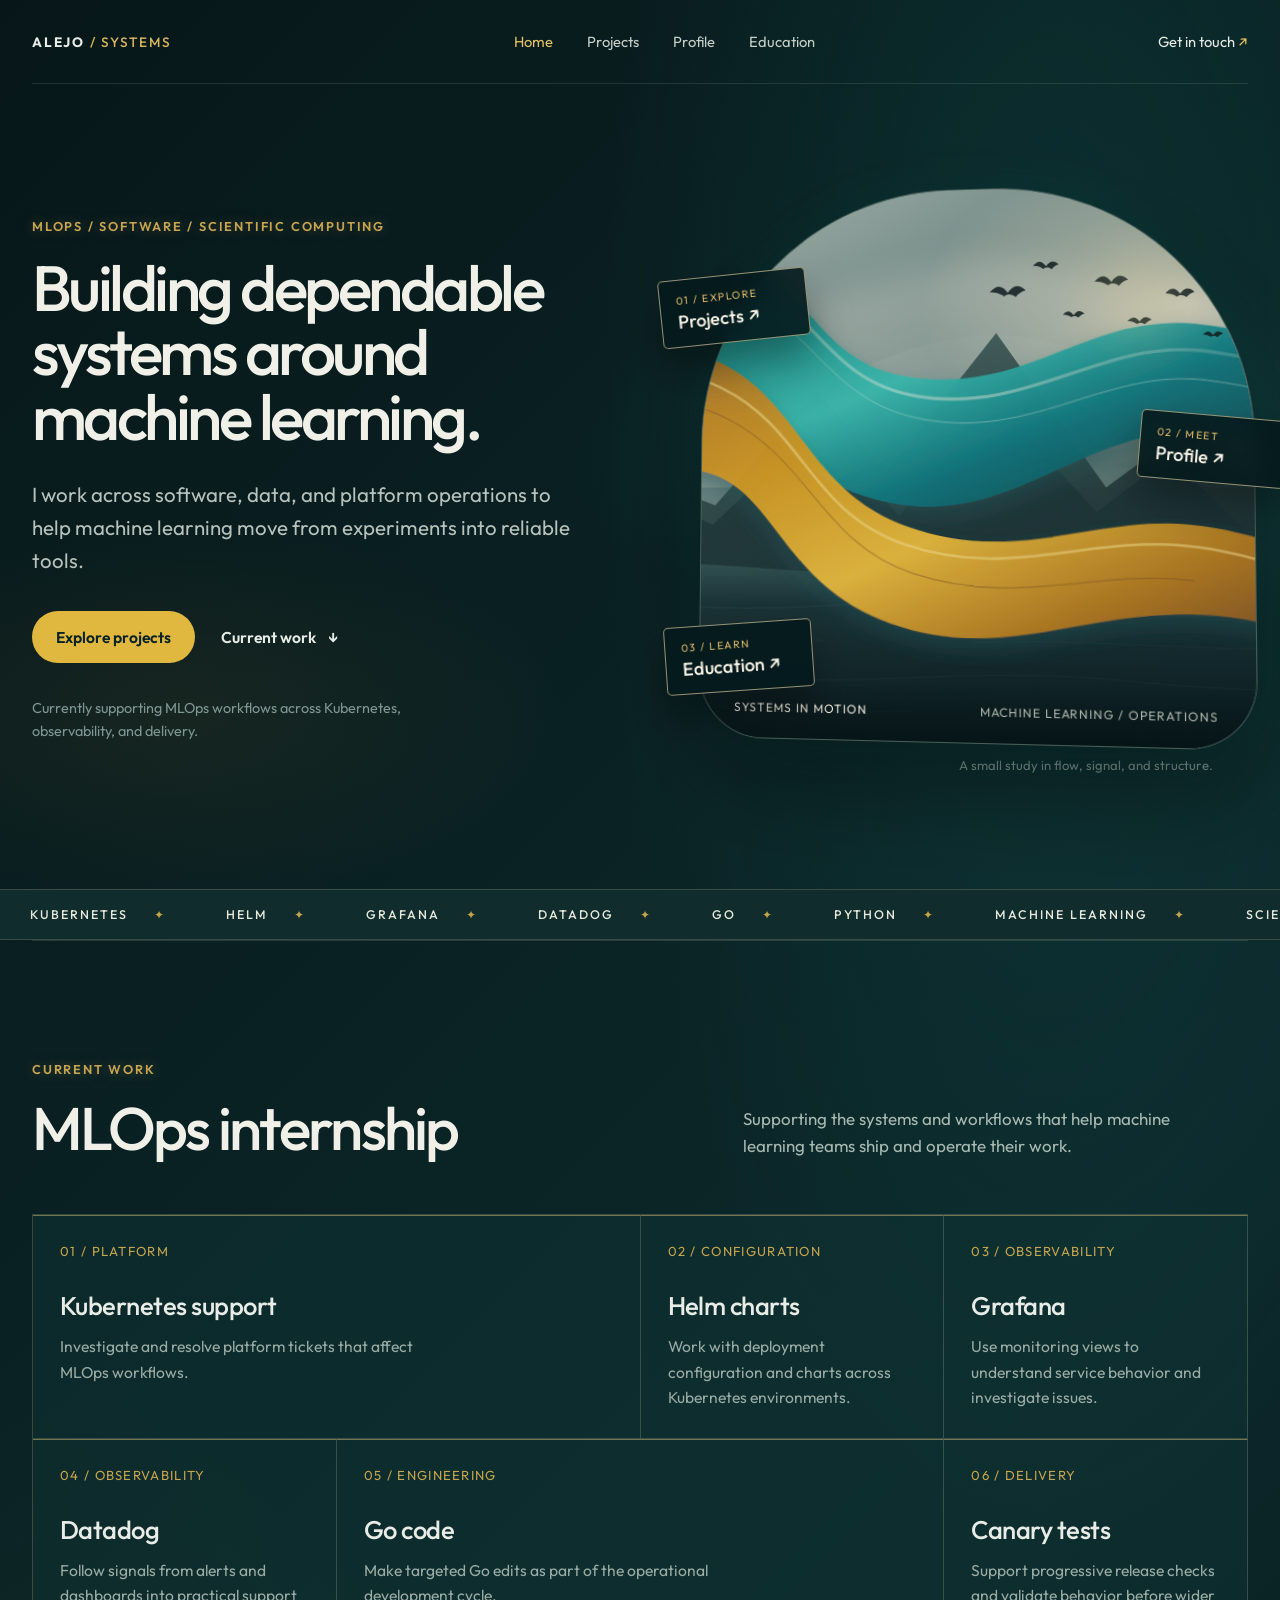
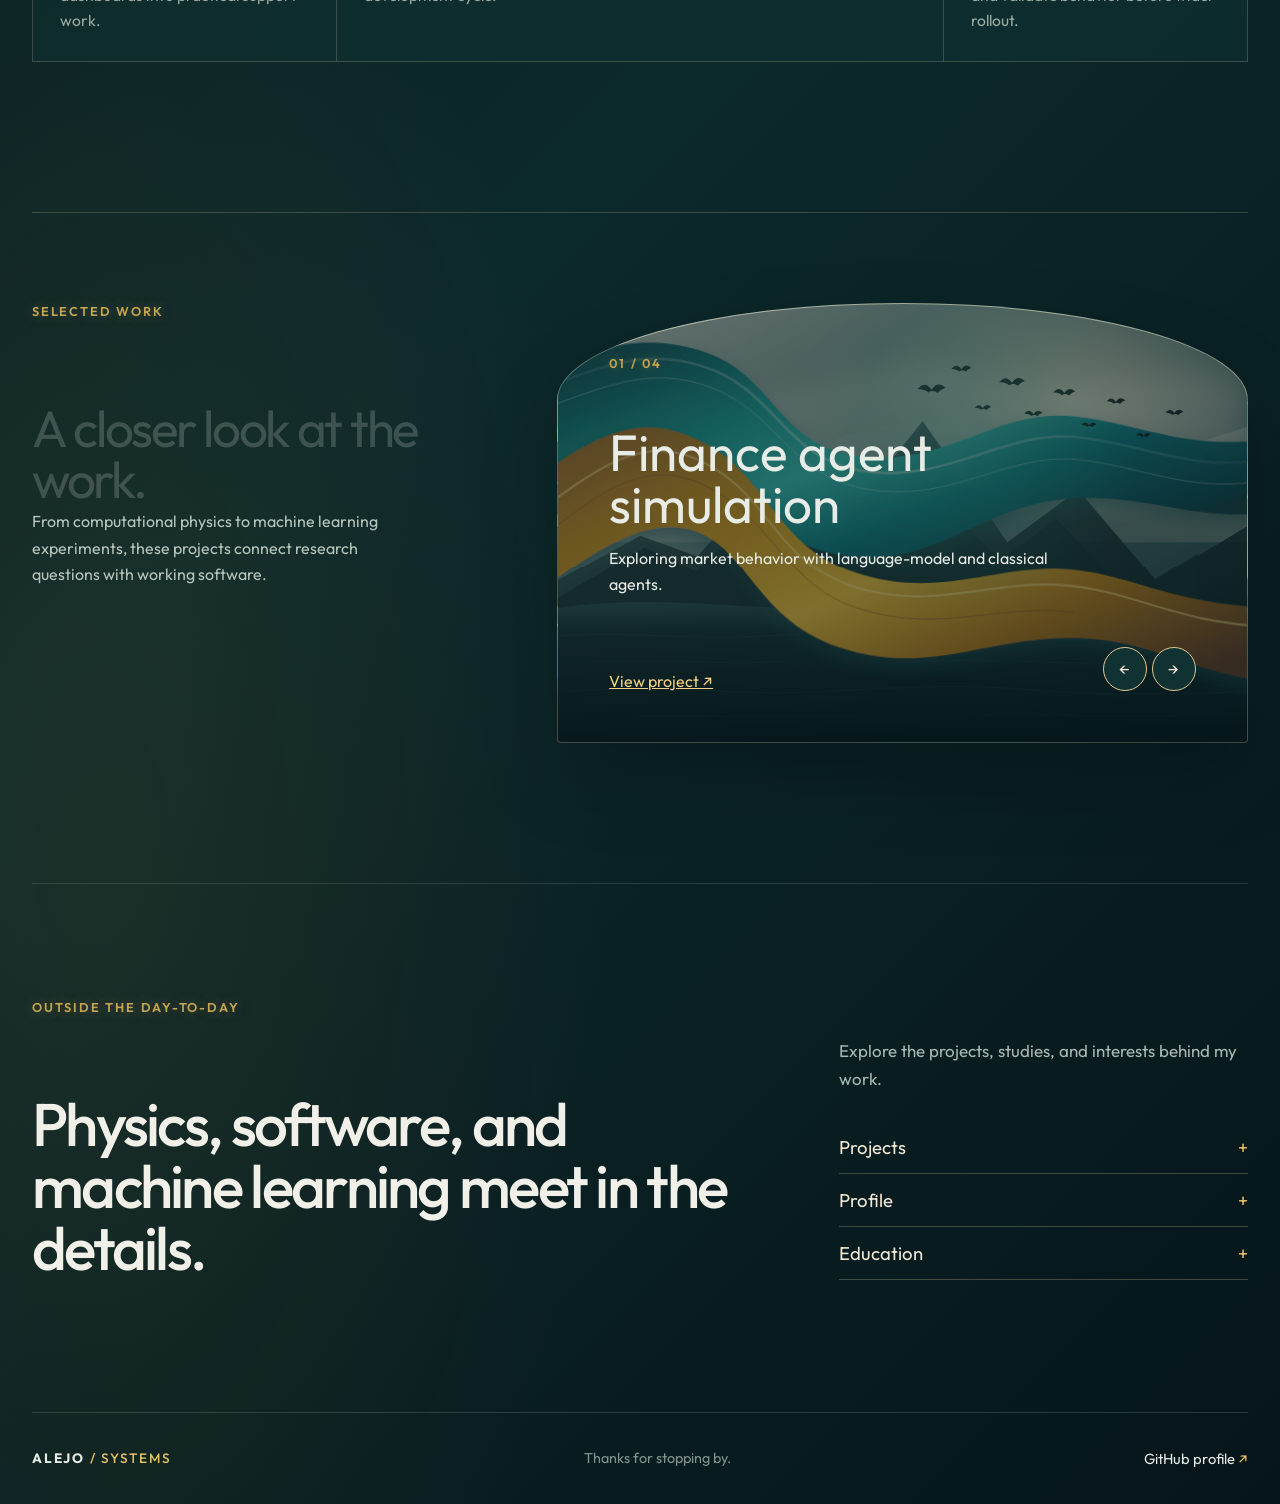
<file: index.html>
<!doctype html>
<html lang="en">
  <head>
    <meta charset="utf-8">
    <meta name="viewport" content="width=device-width, initial-scale=1">
    <meta name="theme-color" content="#071719">
    <title>Alejo | MLOps and software</title>
    <meta name="description" content="Alejo's portfolio: MLOps, software, machine learning, and scientific computing.">
    <link rel="stylesheet" href="styles.css">
    <link rel="stylesheet" href="refresh.css">
    <link rel="stylesheet" href="renovation.css">
  </head>
  <body class="home-page">
    <header class="site-header">
      <a class="site-mark" href="index.html" aria-label="Alejo home">ALEJO<span> / SYSTEMS</span></a>
      <nav class="top-nav home-nav" aria-label="Main navigation">
        <a class="is-current" href="index.html">Home</a>
        <a href="projects.html">Projects</a>
        <a href="interests.html">Profile</a>
        <a href="education.html">Education</a>
      </nav>
      <a class="header-contact" href="#contact">Get in touch <span aria-hidden="true">↗</span></a>
    </header>

    <main>
      <section class="hero" aria-labelledby="hero-title">
        <div class="hero-copy">
          <p class="eyebrow">MLOps / software / scientific computing</p>
          <h1 id="hero-title">Building dependable systems around machine learning.</h1>
          <p class="hero-lede">I work across software, data, and platform operations to help machine learning move from experiments into reliable tools.</p>
          <div class="hero-actions">
            <a class="action-button action-primary" href="projects.html">Explore projects</a>
            <a class="action-button action-secondary" href="#current-work">Current work <span aria-hidden="true">↓</span></a>
          </div>
          <p class="hero-note">Currently supporting MLOps workflows across Kubernetes, observability, and delivery.</p>
        </div>

        <div class="hero-art-wrap">
          <div class="hero-art-frame" data-spline-url="" aria-label="Surreal landscape scene">
            <img class="hero-art-image" src="ASSETS/hero-landscape.svg" alt="Teal and golden fabric streams above a misty mountain shore while birds cross the sky.">
            <span class="scene-sun" aria-hidden="true"></span>
            <div class="scene-caption">
              <span>Systems in motion</span>
              <span>Machine learning / operations</span>
            </div>
          </div>
          <div class="portal-links" aria-label="Explore this portfolio">
            <a class="portal-link portal-projects" href="projects.html"><small>01 / Explore</small><strong>Projects ↗</strong></a>
            <a class="portal-link portal-profile" href="interests.html"><small>02 / Meet</small><strong>Profile ↗</strong></a>
            <a class="portal-link portal-education" href="education.html"><small>03 / Learn</small><strong>Education ↗</strong></a>
          </div>
          <p class="scene-footnote">A small study in flow, signal, and structure.</p>
        </div>
      </section>

      <div class="skill-marquee" aria-label="Technologies and fields"><div class="skill-track" aria-hidden="true">
        <span>Kubernetes</span><span>Helm</span><span>Grafana</span><span>Datadog</span><span>Go</span><span>Python</span><span>Machine learning</span><span>Scientific computing</span>
        <span>Kubernetes</span><span>Helm</span><span>Grafana</span><span>Datadog</span><span>Go</span><span>Python</span><span>Machine learning</span><span>Scientific computing</span>
      </div></div>

      <section class="work-section" id="current-work" aria-labelledby="work-title">
        <div class="work-heading">
          <div>
            <p class="eyebrow">Current work</p>
            <h2 id="work-title">MLOps internship</h2>
          </div>
          <p>Supporting the systems and workflows that help machine learning teams ship and operate their work.</p>
        </div>
        <div class="work-grid">
          <article class="work-item"><p class="work-label">01 / Platform</p><h3>Kubernetes support</h3><p>Investigate and resolve platform tickets that affect MLOps workflows.</p></article>
          <article class="work-item"><p class="work-label">02 / Configuration</p><h3>Helm charts</h3><p>Work with deployment configuration and charts across Kubernetes environments.</p></article>
          <article class="work-item"><p class="work-label">03 / Observability</p><h3>Grafana</h3><p>Use monitoring views to understand service behavior and investigate issues.</p></article>
          <article class="work-item"><p class="work-label">04 / Observability</p><h3>Datadog</h3><p>Follow signals from alerts and dashboards into practical support work.</p></article>
          <article class="work-item"><p class="work-label">05 / Engineering</p><h3>Go code</h3><p>Make targeted Go edits as part of the operational development cycle.</p></article>
          <article class="work-item"><p class="work-label">06 / Delivery</p><h3>Canary tests</h3><p>Support progressive release checks and validate behavior before wider rollout.</p></article>
        </div>
      </section>

      <section class="spotlight" aria-labelledby="spotlight-title">
        <div class="spotlight-intro"><p class="eyebrow">Selected work</p><h2 id="spotlight-title">A closer look at the work.</h2><p>From computational physics to machine learning experiments, these projects connect research questions with working software.</p></div>
        <article class="spotlight-card" aria-live="polite"><span class="eyebrow" id="spotlight-count">01 / 04</span><div><h3 id="spotlight-name">Finance agent simulation</h3><p id="spotlight-copy">Exploring market behavior with language-model and classical agents.</p></div><div class="spotlight-controls"><a id="spotlight-link" href="https://github.com/AlejoProjects/finance_agentic_simulation" target="_blank" rel="noreferrer">View project ↗</a><div><button type="button" id="spotlight-prev" aria-label="Previous project">←</button><button type="button" id="spotlight-next" aria-label="Next project">→</button></div></div></article>
      </section>

      <section class="next-section" aria-labelledby="next-title">
        <p class="eyebrow">Outside the day-to-day</p>
        <div class="next-content">
          <h2 id="next-title">Physics, software, and machine learning meet in the details.</h2>
          <div>
            <p>Explore the projects, studies, and interests behind my work.</p>
            <div class="next-links">
              <details><summary>Projects</summary><p>Explore simulations, software tools, and machine learning work in an interactive 3D archive. <a href="projects.html">Open projects ↗</a></p></details>
              <details><summary>Profile</summary><p>Read more about my interests and the way I work. <a href="interests.html">Open profile ↗</a></p></details>
              <details><summary>Education</summary><p>Browse courses and studies across physics, computing, and machine learning. <a href="education.html">Open education ↗</a></p></details>
            </div>
          </div>
        </div>
      </section>
    </main>

    <footer class="site-footer" id="contact">
      <a class="site-mark" href="index.html">ALEJO<span> / SYSTEMS</span></a>
      <p>Thanks for stopping by.</p>
      <a href="https://github.com/AlejoProjects" target="_blank" rel="noreferrer">GitHub profile <span aria-hidden="true">↗</span></a>
    </footer>
    <script src="vendor/gsap.min.js"></script>
    <script src="vendor/ScrollTrigger.min.js"></script>
    <script src="hero-motion.js"></script>
    <script src="renovation.js"></script>
  </body>
</html>
</file>
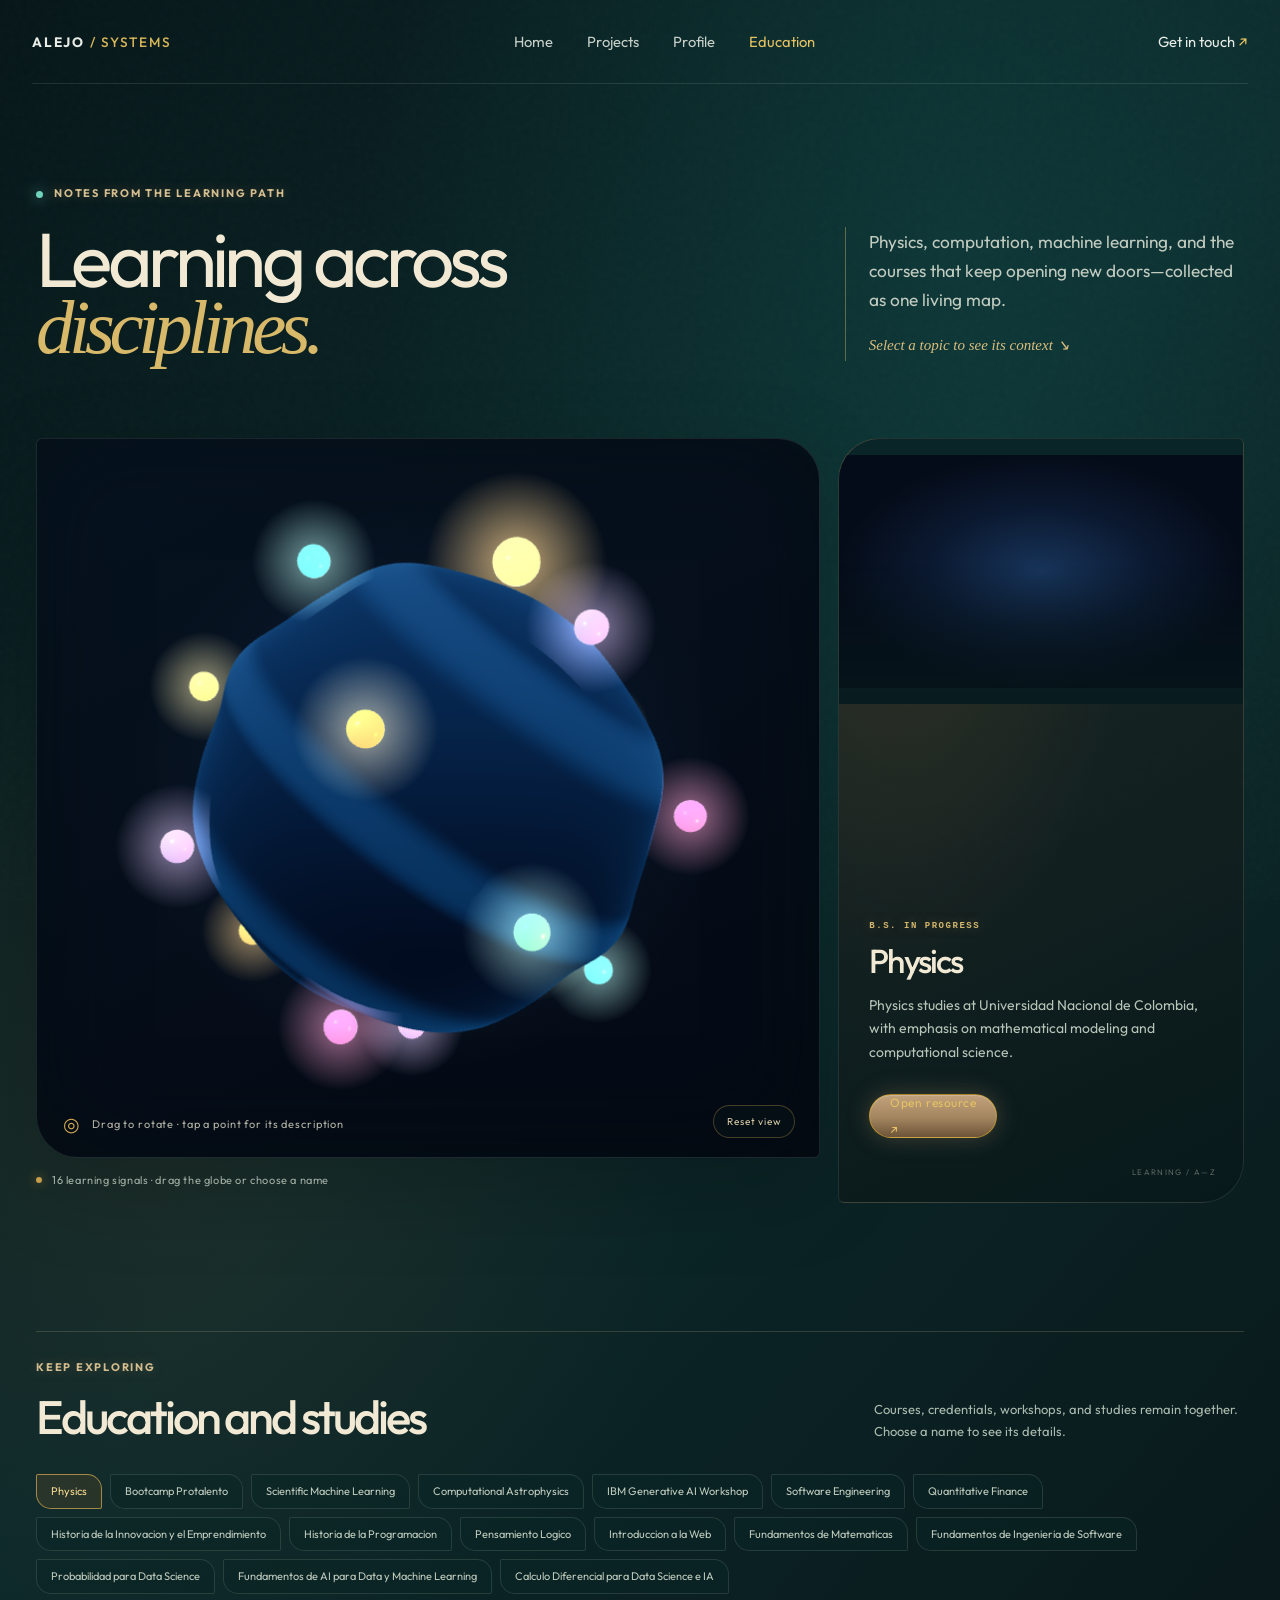
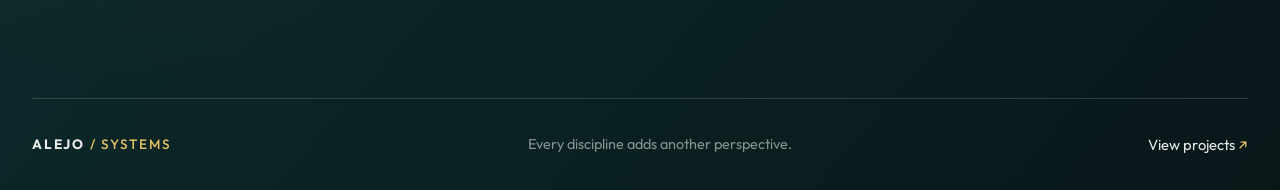
<file: education.html>
<!doctype html>
<html lang="en">
  <head>
    <meta charset="utf-8">
    <meta name="viewport" content="width=device-width, initial-scale=1">
    <meta name="theme-color" content="#071719">
    <title>Learning in orbit | Alejo</title>
    <meta name="description" content="An interactive view of Alejo's physics studies, software learning, workshops, and credentials.">
    <link rel="stylesheet" href="styles.css">
    <link rel="stylesheet" href="refresh.css">
    <link rel="stylesheet" href="atlas.css">
    <link rel="stylesheet" href="renovation.css?v=20261027-navy-wave">
  </head>
  <body class="atlas-page learning-atlas" data-section="education">
    <header class="site-header">
      <a class="site-mark" href="index.html" aria-label="Alejo home">ALEJO<span> / SYSTEMS</span></a>
      <nav class="top-nav home-nav" aria-label="Main navigation">
        <a href="index.html">Home</a>
        <a href="projects.html">Projects</a>
        <a href="interests.html">Profile</a>
        <a class="is-current" href="education.html">Education</a>
      </nav>
      <a class="header-contact" href="index.html#contact">Get in touch <span aria-hidden="true">↗</span></a>
    </header>

    <main class="atlas-main">
      <section class="atlas-intro" aria-labelledby="atlas-title">
        <div>
          <p class="eyebrow"><span class="eyebrow-dot"></span> Notes from the learning path</p>
          <h1 id="atlas-title">Learning across<br><em>disciplines.</em></h1>
        </div>
        <div class="atlas-intro-note">
          <p>Physics, computation, machine learning, and the courses that keep opening new doors—collected as one living map.</p>
          <p class="atlas-handnote">Select a topic to see its context <span aria-hidden="true">↘</span></p>
        </div>
      </section>

      <section class="atlas-composition" aria-label="Interactive 3D education globe">
        <div class="atlas-stage-wrap">
          <div class="atlas-stage" id="atlas-stage">
            <div class="atlas-halo atlas-halo-one" aria-hidden="true"></div>
            <div class="atlas-halo atlas-halo-two" aria-hidden="true"></div>
            <div class="scene-fallback"><div class="scene-object"><div class="scene-core"></div><button class="scene-node scene-node-a" data-index="0" type="button"></button><button class="scene-node scene-node-b" data-index="1" type="button"></button><button class="scene-node scene-node-c" data-index="2" type="button"></button></div></div>
            <canvas id="project-sphere" tabindex="0" aria-label="Three-dimensional education globe. Drag to rotate; tap a glowing point to open its description card."></canvas>
            <p class="atlas-stage-hint"><span class="drag-glyph" aria-hidden="true">◎</span> Drag to rotate · tap a point for its description</p>
            <button id="atlas-reset" class="atlas-reset" type="button" aria-label="Reset globe rotation">Reset view</button>
          </div>
          <div class="atlas-statusline"><span class="status-light" aria-hidden="true"></span><span id="atlas-status" aria-live="polite">Preparing the education globe…</span></div>
        </div>

        <aside class="project-detail" aria-live="polite" aria-label="Selected learning item">
          <div class="project-art" id="project-art" aria-hidden="true"></div>
          <div class="project-detail-copy">
            <p class="detail-kicker" id="detail-kicker">LEARNING SIGNAL</p>
            <h2 id="detail-title">Select a topic</h2>
            <p id="detail-copy">Select a glowing point or choose a topic from the index below.</p>
            <a id="detail-link" class="project-open-link" href="https://github.com/AlejoProjects" target="_blank" rel="noreferrer">Open resource <span aria-hidden="true">↗</span></a>
          </div>
          <span class="detail-index" aria-hidden="true">LEARNING / A—Z</span>
        </aside>
      </section>

      <dialog id="education-card" class="education-card" aria-labelledby="education-card-title" aria-describedby="education-card-copy">
        <div class="education-card-inner">
          <button id="education-card-close" class="education-card-close" type="button" aria-label="Close description">Close ×</button>
          <p class="eyebrow" id="education-card-tag">Education</p>
          <h2 id="education-card-title">Learning topic</h2>
          <p id="education-card-copy"></p>
          <a id="education-card-resource" href="https://github.com/AlejoProjects" target="_blank" rel="noreferrer" hidden>Open resource ↗</a>
        </div>
      </dialog>

      <section class="atlas-index-section" aria-labelledby="index-title">
        <div class="atlas-index-heading">
          <div><p class="eyebrow">Keep exploring</p><h2 id="index-title">Education and studies</h2></div>
          <p>Courses, credentials, workshops, and studies remain together. Choose a name to see its details.</p>
        </div>
        <div class="atlas-index" id="atlas-index" aria-label="All learning topics"></div>
      </section>
    </main>

    <footer class="site-footer atlas-footer" id="contact">
      <a class="site-mark" href="index.html">ALEJO<span> / SYSTEMS</span></a>
      <p>Every discipline adds another perspective.</p>
      <a href="projects.html">View projects <span aria-hidden="true">↗</span></a>
    </footer>

    <script src="content.js"></script>
    <script src="atlas-fallback.js?v=20261027-navy-wave"></script>
    <script src="scene-fallback.js?v=20261027-wave-motion"></script>
    <script type="module" src="orbit-scene.js?v=20261027-navy-wave"></script>
  </body>
</html>
</file>
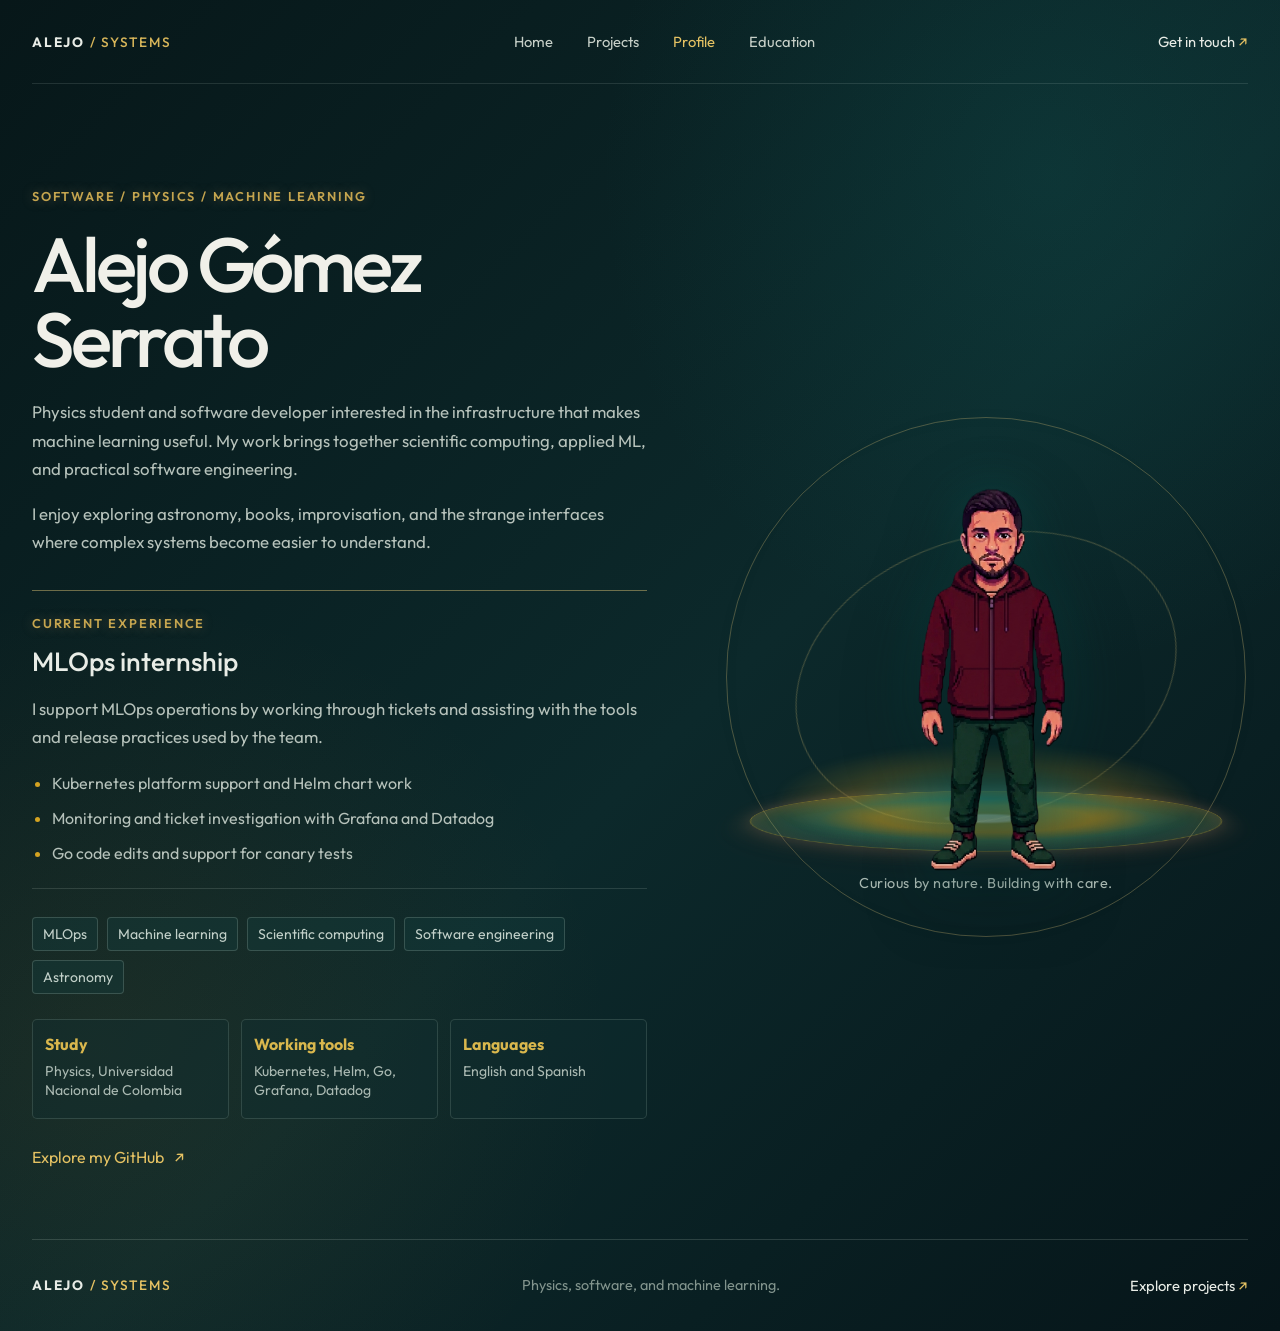
<file: interests.html>
<!doctype html>
<html lang="en">
  <head>
    <meta charset="utf-8">
    <meta name="viewport" content="width=device-width, initial-scale=1">
    <meta name="theme-color" content="#071719">
    <title>Profile | Alejo</title>
    <meta name="description" content="Alejo's profile: MLOps, physics, software, and machine learning.">
    <link rel="stylesheet" href="styles.css">
    <link rel="stylesheet" href="refresh.css">
    <link rel="stylesheet" href="renovation.css">
  </head>
  <body class="profile-page">
    <header class="site-header">
      <a class="site-mark" href="index.html" aria-label="Alejo home">ALEJO<span> / SYSTEMS</span></a>
      <nav class="top-nav home-nav" aria-label="Main navigation">
        <a href="index.html">Home</a>
        <a href="projects.html">Projects</a>
        <a class="is-current" href="interests.html">Profile</a>
        <a href="education.html">Education</a>
      </nav>
      <a class="header-contact" href="index.html#contact">Get in touch <span aria-hidden="true">↗</span></a>
    </header>

    <main class="profile-shell">
      <section class="profile-copy" aria-labelledby="profile-title">
        <p class="eyebrow">Software / physics / machine learning</p>
        <h1 id="profile-title">Alejo Gómez Serrato</h1>
        <p>Physics student and software developer interested in the infrastructure that makes machine learning useful. My work brings together scientific computing, applied ML, and practical software engineering.</p>
        <p>I enjoy exploring astronomy, books, improvisation, and the strange interfaces where complex systems become easier to understand.</p>

        <section class="profile-experience" aria-labelledby="experience-title">
          <p class="eyebrow">Current experience</p>
          <h2 id="experience-title">MLOps internship</h2>
          <p>I support MLOps operations by working through tickets and assisting with the tools and release practices used by the team.</p>
          <ul class="experience-list">
            <li>Kubernetes platform support and Helm chart work</li>
            <li>Monitoring and ticket investigation with Grafana and Datadog</li>
            <li>Go code edits and support for canary tests</li>
          </ul>
        </section>

        <div class="profile-tags" aria-label="Areas of interest">
          <span>MLOps</span>
          <span>Machine learning</span>
          <span>Scientific computing</span>
          <span>Software engineering</span>
          <span>Astronomy</span>
        </div>
        <div class="profile-stats" aria-label="Profile highlights">
          <article>
            <strong>Study</strong>
            <span>Physics, Universidad Nacional de Colombia</span>
          </article>
          <article>
            <strong>Working tools</strong>
            <span>Kubernetes, Helm, Go, Grafana, Datadog</span>
          </article>
          <article>
            <strong>Languages</strong>
            <span>English and Spanish</span>
          </article>
        </div>
        <a class="profile-link" href="https://github.com/AlejoProjects" target="_blank" rel="noreferrer">Explore my GitHub <span aria-hidden="true">↗</span></a>
      </section>

      <section class="avatar-stage" aria-label="Alejo's pixel portrait">
        <div class="orbit-ring orbit-ring-one" aria-hidden="true"></div>
        <div class="orbit-ring orbit-ring-two" aria-hidden="true"></div>
        <div class="float-base" aria-hidden="true"></div>
        <div class="hover-light" aria-hidden="true"></div>
        <img class="profile-avatar" src="ASSETS/pixel_model.png" alt="Pixel-art portrait of Alejo">
        <p class="avatar-caption">Curious by nature. Building with care.</p>
      </section>
    </main>
    <footer class="site-footer">
      <a class="site-mark" href="index.html">ALEJO<span> / SYSTEMS</span></a>
      <p>Physics, software, and machine learning.</p>
      <a href="projects.html">Explore projects <span aria-hidden="true">↗</span></a>
    </footer>
  </body>
</html>
</file>
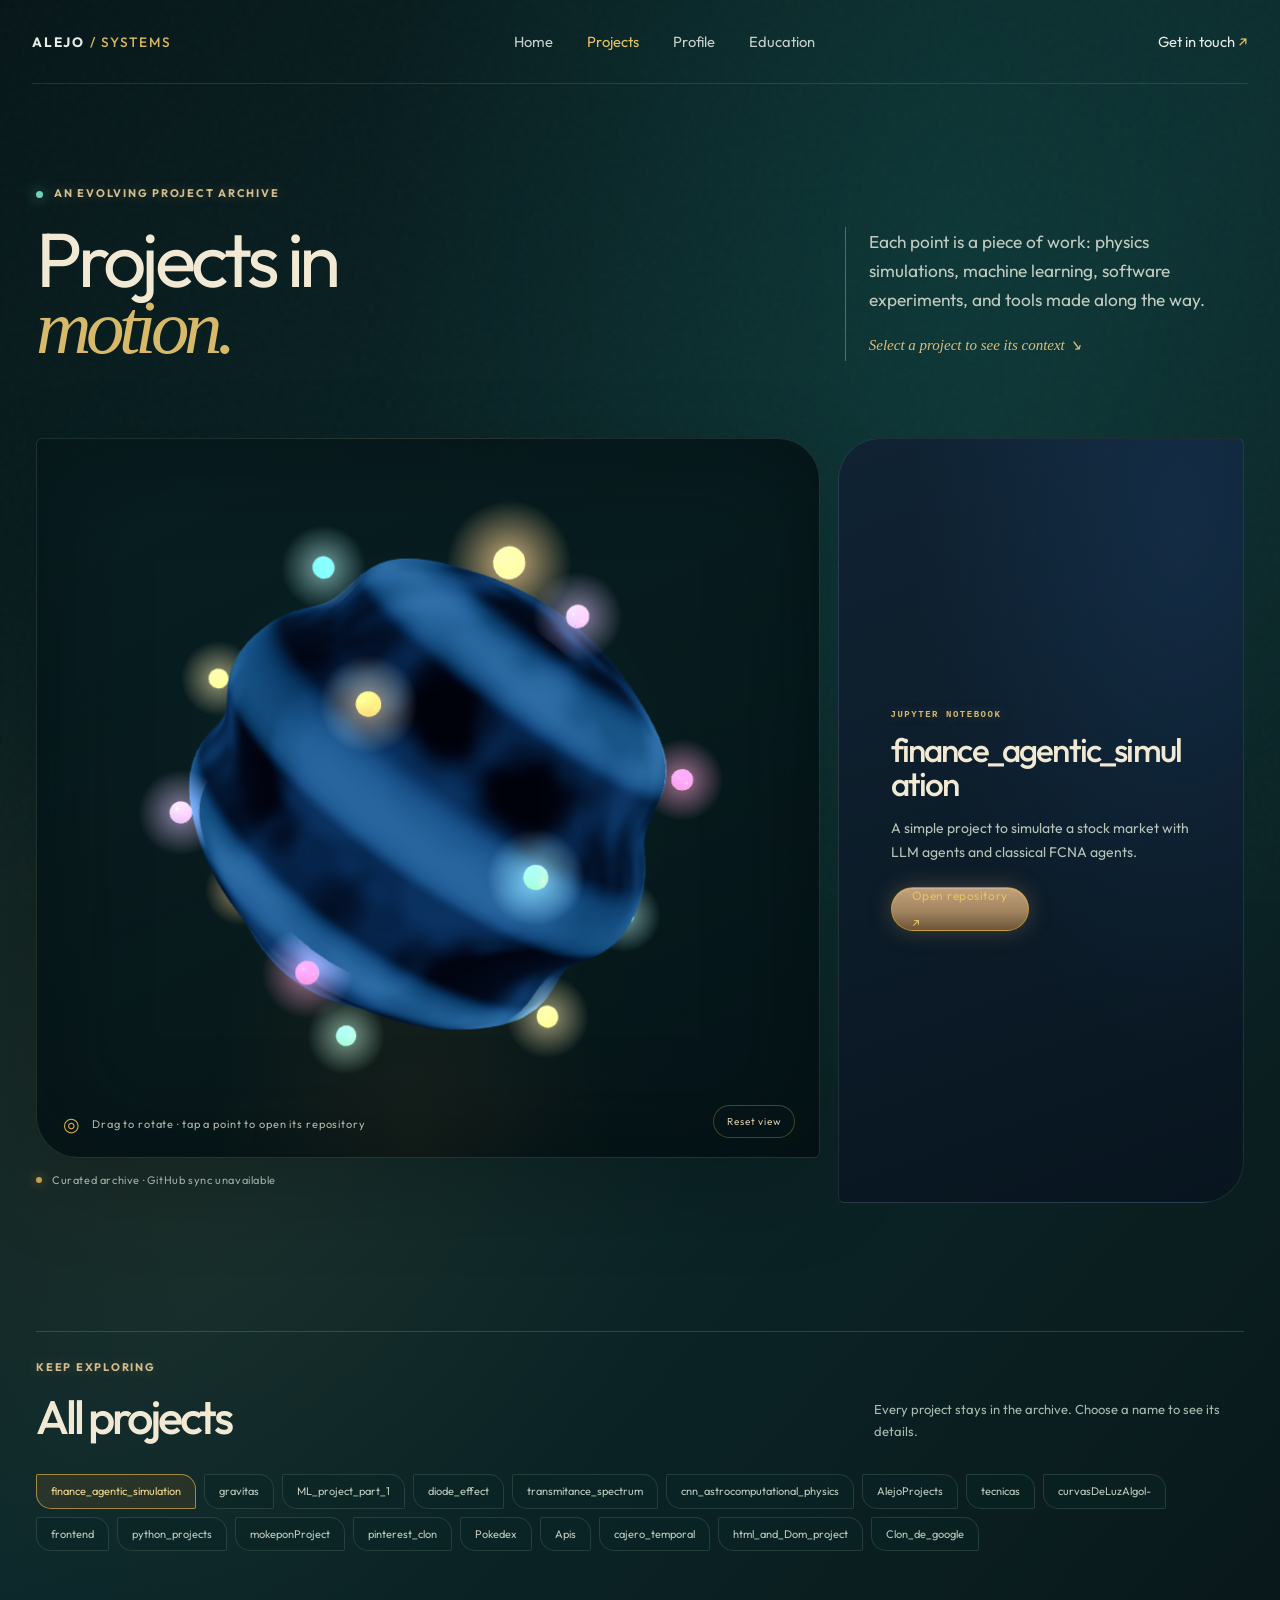
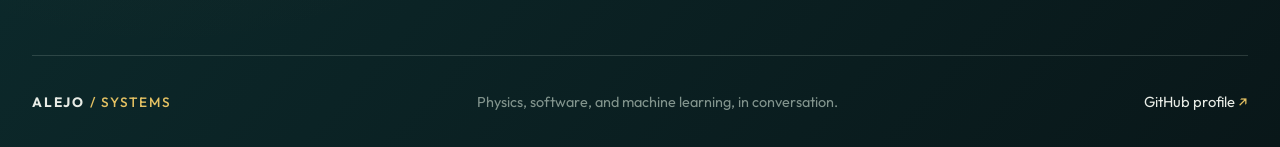
<file: projects.html>
<!doctype html>
<html lang="en">
  <head>
    <meta charset="utf-8">
    <meta name="viewport" content="width=device-width, initial-scale=1">
    <meta name="theme-color" content="#071719">
    <title>Projects in orbit | Alejo</title>
    <meta name="description" content="Explore Alejo's projects as an interactive 3D constellation of software, physics, machine learning, and experiments.">
    <link rel="stylesheet" href="styles.css">
    <link rel="stylesheet" href="refresh.css">
    <link rel="stylesheet" href="atlas.css">
    <link rel="stylesheet" href="renovation.css?v=20261027-project-card">
  </head>
  <body class="atlas-page" data-section="projects">
    <header class="site-header">
      <a class="site-mark" href="index.html" aria-label="Alejo home">ALEJO<span> / SYSTEMS</span></a>
      <nav class="top-nav home-nav" aria-label="Main navigation">
        <a href="index.html">Home</a>
        <a class="is-current" href="projects.html">Projects</a>
        <a href="interests.html">Profile</a>
        <a href="education.html">Education</a>
      </nav>
      <a class="header-contact" href="index.html#contact">Get in touch <span aria-hidden="true">↗</span></a>
    </header>

    <main class="atlas-main">
      <section class="atlas-intro" aria-labelledby="atlas-title">
        <div>
          <p class="eyebrow"><span class="eyebrow-dot"></span> An evolving project archive</p>
          <h1 id="atlas-title">Projects in<br><em>motion.</em></h1>
        </div>
        <div class="atlas-intro-note">
          <p>Each point is a piece of work: physics simulations, machine learning, software experiments, and tools made along the way.</p>
          <p class="atlas-handnote">Select a project to see its context <span aria-hidden="true">↘</span></p>
        </div>
      </section>

      <section class="atlas-composition" aria-label="Interactive 3D project globe">
        <div class="atlas-stage-wrap">
          <div class="atlas-stage" id="atlas-stage">
            <div class="atlas-halo atlas-halo-one" aria-hidden="true"></div>
            <div class="atlas-halo atlas-halo-two" aria-hidden="true"></div>
            <div class="scene-fallback"><div class="scene-object"><div class="scene-core"></div><button class="scene-node scene-node-a" data-index="0" type="button"></button><button class="scene-node scene-node-b" data-index="1" type="button"></button><button class="scene-node scene-node-c" data-index="2" type="button"></button></div></div>
            <canvas id="project-sphere" tabindex="0" aria-label="Three-dimensional project globe. Drag to rotate; tap a glowing point to open its GitHub repository."></canvas>
            <p class="atlas-stage-hint"><span class="drag-glyph" aria-hidden="true">◎</span> Drag to rotate · tap a point to open its repository</p>
            <button id="atlas-reset" class="atlas-reset" type="button" aria-label="Reset globe rotation">Reset view</button>
          </div>
          <div class="atlas-statusline"><span class="status-light" aria-hidden="true"></span><span id="atlas-status" aria-live="polite">Preparing the project globe…</span></div>
        </div>

        <aside class="project-detail" aria-live="polite" aria-label="Selected project details">
          <div class="project-detail-copy">
            <p class="detail-kicker" id="detail-kicker">SELECTED PROJECT</p>
            <h2 id="detail-title">Select a project</h2>
            <p id="detail-copy">Select a glowing point on the globe, or choose a project from the index below.</p>
            <a id="detail-link" class="project-open-link" href="https://github.com/AlejoProjects" target="_blank" rel="noreferrer">Open repository <span aria-hidden="true">↗</span></a>
          </div>
        </aside>
      </section>

      <section class="atlas-index-section" aria-labelledby="index-title">
        <div class="atlas-index-heading">
          <div><p class="eyebrow">Keep exploring</p><h2 id="index-title">All projects</h2></div>
          <p>Every project stays in the archive. Choose a name to see its details.</p>
        </div>
        <div class="atlas-index" id="atlas-index" aria-label="All projects"></div>
      </section>
    </main>

    <footer class="site-footer atlas-footer" id="contact">
      <a class="site-mark" href="index.html">ALEJO<span> / SYSTEMS</span></a>
      <p>Physics, software, and machine learning, in conversation.</p>
      <a href="https://github.com/AlejoProjects" target="_blank" rel="noreferrer">GitHub profile <span aria-hidden="true">↗</span></a>
    </footer>

    <script src="content.js"></script>
    <script src="atlas-fallback.js?v=20261027-project-card"></script>
    <script src="scene-fallback.js?v=20261027-wave-motion"></script>
    <script type="module" src="orbit-scene.js?v=20261027-navy-wave"></script>
  </body>
</html>
</file>
<file: styles.css>
:root {
  --ink: #e0e0e0;
  --deep: #031100;
  --racing-green: #16302b;
  --forest-green: #031100;
  --gold: #a38560;
  --wine: #390517;
  --parchment: #e0e0e0;
  --peach: #a38560;
  --glass: rgba(22, 48, 43, 0.54);
  --panel: rgba(3, 17, 0, 0.72);
  --panel-strong: rgba(3, 17, 0, 0.92);
}

* {
  box-sizing: border-box;
}

html,
body {
  min-height: 100%;
}

body {
  margin: 0;
  color: var(--ink);
  font-family: Inter, ui-sans-serif, system-ui, -apple-system, BlinkMacSystemFont, "Segoe UI", sans-serif;
  letter-spacing: 0;
}

a,
button {
  font: inherit;
}

a {
  color: inherit;
}

.home-page,
.profile-page {
  min-height: 100vh;
  overflow-x: hidden;
  background:
    radial-gradient(circle, rgba(224, 224, 224, 0.42) 0 1px, transparent 1.8px) 0 0 / 78px 78px,
    radial-gradient(circle, rgba(163, 133, 96, 0.46) 0 1px, transparent 1.8px) 31px 21px / 116px 116px,
    radial-gradient(circle at 18% 16%, rgba(163, 133, 96, 0.18), transparent 22rem),
    radial-gradient(circle at 78% 18%, rgba(57, 5, 23, 0.22), transparent 26rem),
    linear-gradient(180deg, rgba(3, 17, 0, 0.2), rgba(3, 17, 0, 0.78)),
    url("ASSETS/background.png") center / cover fixed no-repeat,
    linear-gradient(180deg, #16302b 0%, #0d241d 44%, #031100 100%);
}

.home-page {
  overflow: hidden;
}

.home-page::after {
  content: "";
  position: fixed;
  inset: 0;
  z-index: 0;
  pointer-events: none;
  background:
    url("ASSETS/tree_asset.png") left 3vw bottom 9vh / min(230px, 24vw) auto no-repeat,
    url("ASSETS/chair_asset.png") right 4vw bottom 11vh / min(250px, 25vw) auto no-repeat;
  opacity: 0.22;
  mix-blend-mode: screen;
  filter: saturate(0.86) brightness(0.72);
}

.home-page::before,
.profile-page::before {
  content: "";
  position: fixed;
  inset: auto 0 0;
  height: 38vh;
  pointer-events: none;
  background:
    linear-gradient(135deg, transparent 0 42%, rgba(3, 5, 14, 0.92) 42% 48%, transparent 48%) 0 100% / 120px 160px repeat-x,
    linear-gradient(45deg, transparent 0 45%, rgba(2, 12, 5, 0.9) 45% 52%, transparent 52%) 34px 100% / 150px 190px repeat-x,
    linear-gradient(180deg, transparent, rgba(3, 17, 0, 0.96) 42%);
  opacity: 0.72;
  z-index: 0;
}

.computer-stage {
  position: relative;
  z-index: 1;
  min-height: 100vh;
  display: grid;
  place-items: center;
  padding: 24px;
}

.computer {
  width: min(940px, 96vw);
  display: grid;
  justify-items: center;
  gap: 14px;
  filter: drop-shadow(0 38px 42px rgba(0, 0, 0, 0.46));
}

.computer-shell {
  position: relative;
  width: 100%;
  max-width: 850px;
  padding: clamp(18px, 3.4vw, 34px) clamp(18px, 4vw, 42px) 24px;
  border: 3px solid rgba(163, 133, 96, 0.42);
  border-radius: 26px 26px 18px 18px;
  background:
    linear-gradient(90deg, rgba(163, 133, 96, 0.16), transparent 14%, transparent 82%, rgba(57, 5, 23, 0.38)),
    linear-gradient(180deg, #1d3a33, #10241f 54%, #031100);
  box-shadow:
    inset 0 0 0 1px rgba(163, 133, 96, 0.18),
    inset 0 0 42px rgba(57, 5, 23, 0.18),
    0 0 42px rgba(3, 17, 0, 0.45);
}

.computer-shell::before {
  content: "";
  position: absolute;
  inset: 14px;
  border: 1px solid rgba(163, 133, 96, 0.28);
  border-radius: 18px;
  pointer-events: none;
}

.speaker-strip {
  position: absolute;
  left: 26px;
  top: 46px;
  width: 24px;
  height: 66%;
  border-radius: 14px;
  background: repeating-linear-gradient(180deg, #16302b 0 5px, #a38560 5px 7px, #031100 7px 12px);
  opacity: 0.58;
}

.crt-frame {
  position: relative;
  margin-left: clamp(16px, 5vw, 44px);
  padding: clamp(12px, 2vw, 20px);
  border-radius: 26px;
  background: linear-gradient(145deg, #1d3a33, #0b1c16 58%, #031100);
  box-shadow: inset 0 0 0 4px rgba(163, 133, 96, 0.08), inset 0 0 48px rgba(0, 0, 0, 0.86);
}

.crt-screen {
  position: relative;
  min-height: clamp(370px, 58vh, 540px);
  overflow: hidden;
  display: grid;
  place-items: center;
  border: 3px solid #070712;
  border-radius: 34px / 28px;
  background:
    radial-gradient(ellipse at center, rgba(163, 133, 96, 0.34) 0%, rgba(22, 48, 43, 0.72) 42%, rgba(3, 17, 0, 0.98) 100%),
    #031100;
  box-shadow:
    inset 0 0 76px rgba(0, 0, 0, 0.86),
    inset 0 0 24px rgba(163, 133, 96, 0.16),
    0 0 38px rgba(57, 5, 23, 0.18);
}

.crt-screen::before,
.crt-screen::after {
  content: "";
  position: absolute;
  inset: 0;
  pointer-events: none;
}

.crt-screen::before {
  z-index: 4;
  background:
    repeating-linear-gradient(180deg, rgba(255, 255, 255, 0.13) 0 1px, rgba(0, 0, 0, 0.28) 1px 4px),
    radial-gradient(ellipse at center, transparent 42%, rgba(0, 0, 0, 0.58) 100%);
  mix-blend-mode: multiply;
  animation: scan-drift 4s linear infinite;
}

.crt-screen::after {
  z-index: 5;
  opacity: 0.22;
  background-image: url("data:image/svg+xml,%3Csvg xmlns='http://www.w3.org/2000/svg' width='180' height='180'%3E%3Cfilter id='n'%3E%3CfeTurbulence type='fractalNoise' baseFrequency='.9' numOctaves='4' stitchTiles='stitch'/%3E%3CfeGaussianBlur stdDeviation='.35'/%3E%3C/filter%3E%3Crect width='180' height='180' filter='url(%23n)' opacity='.62'/%3E%3C/svg%3E");
  animation: static-noise 0.36s steps(2, end) infinite, crt-flicker 5.8s linear infinite;
}

.screen-content {
  position: relative;
  z-index: 6;
  width: min(620px, 74%);
  text-align: center;
  color: var(--parchment);
  text-shadow: 0 0 12px rgba(163, 133, 96, 0.58), 0 0 28px rgba(57, 5, 23, 0.26);
  transition: opacity 160ms ease, transform 160ms ease;
}

.is-switching .screen-content {
  opacity: 0.34;
  transform: translateY(5px) scale(0.99);
}

.bootline,
.eyebrow,
.detail-kicker {
  margin: 0 0 12px;
  color: var(--peach);
  font-family: ui-monospace, SFMono-Regular, Consolas, monospace;
  font-size: clamp(0.72rem, 1.7vw, 0.94rem);
  text-transform: uppercase;
  text-shadow: 0 0 12px rgba(163, 133, 96, 0.45);
}

.screen-content h1 {
  margin: 0;
  color: var(--parchment);
  font-size: clamp(2.5rem, 9vw, 6.1rem);
  line-height: 0.94;
  text-transform: uppercase;
}

.screen-content p:not(.bootline) {
  max-width: 42rem;
  margin: 18px auto 24px;
  font-size: clamp(1rem, 2.5vw, 1.24rem);
  line-height: 1.55;
}

.screen-button,
.detail-link,
#detail-link {
  display: inline-grid;
  min-height: 44px;
  align-items: center;
  padding: 0 20px;
  border: 1px solid rgba(163, 133, 96, 0.78);
  border-radius: 999px;
  color: #16091d;
  background: linear-gradient(180deg, #c1a27c, #a38560 54%, #6d5539);
  text-decoration: none;
  box-shadow: 0 0 22px rgba(163, 133, 96, 0.36), inset 0 1px 0 rgba(224, 224, 224, 0.28);
}

.screen-button:focus-visible,
.screen-arrow:focus-visible,
.screen-dot:focus-visible,
.top-nav a:focus-visible,
.node-hit:focus-visible,
#detail-link:focus-visible {
  outline: 3px solid var(--gold);
  outline-offset: 4px;
}

.screen-arrow {
  position: absolute;
  z-index: 7;
  top: 50%;
  width: clamp(42px, 7vw, 64px);
  aspect-ratio: 1;
  display: grid;
  place-items: center;
  padding: 0 0 0.12em;
  translate: 0 -50%;
  border: 1px solid rgba(163, 133, 96, 0.42);
  border-radius: 50%;
  color: var(--parchment);
  background: linear-gradient(180deg, rgba(163, 133, 96, 0.24), rgba(57, 5, 23, 0.28));
  box-shadow: inset 0 0 18px rgba(163, 133, 96, 0.2), 0 0 18px rgba(57, 5, 23, 0.24);
  cursor: pointer;
  font-size: clamp(2rem, 8vw, 3.6rem);
  line-height: 0;
}

.screen-arrow-left {
  left: clamp(12px, 3vw, 26px);
}

.screen-arrow-right {
  right: clamp(12px, 3vw, 26px);
}

.screen-dots {
  position: absolute;
  z-index: 7;
  left: 50%;
  bottom: 22px;
  display: flex;
  gap: 12px;
  translate: -50% 0;
}

.screen-dot {
  width: 15px;
  aspect-ratio: 1;
  border: 2px solid rgba(163, 133, 96, 0.78);
  border-radius: 50%;
  background: rgba(12, 7, 30, 0.86);
  cursor: pointer;
}

.screen-dot.is-active {
  background: var(--gold);
  box-shadow: 0 0 18px rgba(163, 133, 96, 0.84), 0 0 24px rgba(57, 5, 23, 0.24);
}

.music-toggle {
  position: absolute;
  z-index: 7;
  right: clamp(14px, 3vw, 28px);
  bottom: 18px;
  min-height: 34px;
  padding: 0 13px;
  border: 1px solid rgba(163, 133, 96, 0.62);
  border-radius: 999px;
  color: var(--parchment);
  background: rgba(3, 17, 0, 0.64);
  box-shadow: inset 0 0 14px rgba(163, 133, 96, 0.18), 0 0 16px rgba(57, 5, 23, 0.18);
  cursor: pointer;
  font-family: ui-monospace, SFMono-Regular, Consolas, monospace;
  font-size: 0.78rem;
  text-transform: uppercase;
}

.music-toggle[aria-pressed="true"] {
  color: #16091d;
  background: var(--gold);
}

.computer-foot {
  position: relative;
  display: flex;
  align-items: center;
  justify-content: space-between;
  gap: 20px;
  margin: 22px auto 0;
  width: min(620px, 80%);
  min-height: 48px;
  padding: 0 18px;
  border: 2px solid rgba(163, 133, 96, 0.28);
  border-radius: 12px;
  background: linear-gradient(180deg, #1d3a33, #031100);
}

.drive-slot {
  width: min(360px, 72%);
  height: 12px;
  border-radius: 999px;
  background: #080812;
  box-shadow: inset 0 2px 7px rgba(0, 0, 0, 0.65), 0 0 12px rgba(163, 133, 96, 0.14);
}

.power-light {
  width: 16px;
  aspect-ratio: 1;
  border-radius: 50%;
  background: var(--gold);
  box-shadow: 0 0 16px var(--gold);
}

.keyboard {
  width: min(680px, 88vw);
  min-height: 74px;
  display: grid;
  grid-template-columns: repeat(10, 1fr);
  gap: 8px;
  padding: 15px 20px;
  border: 2px solid rgba(163, 133, 96, 0.24);
  border-radius: 18px 18px 26px 26px;
  background: linear-gradient(180deg, #1d3a33, #031100);
}

.keyboard span {
  min-height: 18px;
  border-radius: 5px;
  background: linear-gradient(180deg, #a38560, #4f3d29);
  box-shadow: inset 0 -3px 0 rgba(0, 0, 0, 0.32), 0 0 10px rgba(163, 133, 96, 0.12);
}

.network-page {
  min-height: 100vh;
  overflow: hidden;
  background:
    linear-gradient(180deg, rgba(3, 17, 0, 0.22), rgba(3, 17, 0, 0.82)),
    url("ASSETS/background.png") center / cover fixed no-repeat,
    #031100;
}

#network-canvas {
  position: fixed;
  inset: 0;
  z-index: 0;
}

.network-shell {
  position: relative;
  z-index: 1;
  min-height: 100vh;
  pointer-events: none;
}

.top-nav {
  position: fixed;
  z-index: 5;
  top: 18px;
  left: 50%;
  display: flex;
  max-width: calc(100vw - 28px);
  gap: 6px;
  padding: 7px;
  border: 1px solid rgba(163, 133, 96, 0.42);
  border-radius: 999px;
  background: linear-gradient(180deg, rgba(22, 48, 43, 0.78), rgba(3, 17, 0, 0.86));
  box-shadow: 0 15px 34px rgba(0, 7, 3, 0.36), 0 0 24px rgba(163, 133, 96, 0.12);
  translate: -50% 0;
  pointer-events: auto;
  backdrop-filter: blur(10px);
}

.top-nav a {
  display: inline-grid;
  min-height: 38px;
  align-items: center;
  padding: 0 15px;
  border-radius: 999px;
  color: var(--parchment);
  text-decoration: none;
  white-space: nowrap;
}

.top-nav a.is-current {
  color: #16091d;
  background: linear-gradient(180deg, #c1a27c, var(--gold) 62%, #6d5539);
  box-shadow: inset 0 0 0 1px rgba(224, 224, 224, 0.22), 0 0 22px rgba(163, 133, 96, 0.34);
}

.node-detail {
  position: fixed;
  z-index: 8;
  right: clamp(14px, 4vw, 44px);
  bottom: clamp(14px, 4vw, 40px);
  width: min(420px, calc(100vw - 28px));
  padding: 20px;
  border: 1px solid rgba(163, 133, 96, 0.42);
  border-radius: 8px;
  color: var(--parchment);
  background: linear-gradient(145deg, rgba(57, 5, 23, 0.9), rgba(3, 17, 0, 0.9));
  box-shadow: 0 22px 46px rgba(0, 6, 2, 0.42), 0 0 26px rgba(57, 5, 23, 0.18);
  pointer-events: auto;
  backdrop-filter: blur(12px);
}

.node-detail h2 {
  margin: 0;
  color: var(--parchment);
  font-size: clamp(1.35rem, 4vw, 2rem);
  line-height: 1.05;
  text-shadow: 0 0 12px rgba(163, 133, 96, 0.24);
}

.node-detail p:not(.detail-kicker) {
  margin: 12px 0 16px;
  line-height: 1.48;
}

#detail-link {
  border-color: rgba(163, 133, 96, 0.62);
}

.node-layer {
  position: fixed;
  inset: 0;
  z-index: 4;
  pointer-events: none;
}

.node-hit {
  position: absolute;
  display: grid;
  place-items: center;
  border: 0;
  border-radius: 50%;
  color: transparent;
  background: transparent;
  cursor: pointer;
  translate: -50% -50%;
  pointer-events: auto;
}

.node-layer.is-timeline {
  position: relative;
  inset: auto;
  z-index: 4;
  display: grid;
  gap: 12px;
  width: min(620px, calc(100vw - 28px));
  margin: 88px auto 320px;
  padding: 0 0 0 26px;
  pointer-events: auto;
}

.node-layer.is-timeline::before {
  content: "";
  position: absolute;
  left: 14px;
  top: 18px;
  bottom: 18px;
  width: 2px;
  border-radius: 999px;
  background: linear-gradient(180deg, rgba(163, 133, 96, 0.82), rgba(57, 5, 23, 0.62), rgba(163, 133, 96, 0.58));
  box-shadow: 0 0 18px rgba(163, 133, 96, 0.24);
}

.timeline-node {
  position: relative;
  display: grid;
  grid-template-columns: 1fr;
  gap: 4px;
  width: 100%;
  min-height: 58px;
  padding: 11px 14px 11px 18px;
  border: 1px solid rgba(163, 133, 96, 0.54);
  border-radius: 999px;
  color: var(--parchment);
  background: linear-gradient(180deg, rgba(22, 48, 43, 0.58), rgba(3, 17, 0, 0.76));
  box-shadow: 0 12px 24px rgba(0, 0, 0, 0.24), inset 0 0 18px rgba(163, 133, 96, 0.08);
  backdrop-filter: blur(10px);
  text-align: left;
  cursor: pointer;
  pointer-events: auto;
}

.timeline-node:nth-child(n + 8) {
  opacity: 0.76;
}

.timeline-node.is-selected {
  border-color: rgba(163, 133, 96, 0.92);
  opacity: 1;
  box-shadow: 0 14px 28px rgba(0, 0, 0, 0.28), 0 0 22px rgba(163, 133, 96, 0.24), inset 0 0 18px rgba(163, 133, 96, 0.12);
}

.timeline-dot {
  position: absolute;
  left: -19px;
  top: 50%;
  width: 13px;
  aspect-ratio: 1;
  border-radius: 50%;
  translate: 0 -50%;
  background: var(--gold);
  box-shadow: 0 0 14px rgba(163, 133, 96, 0.72);
}

.timeline-title {
  display: block;
  overflow: hidden;
  color: var(--parchment);
  font-weight: 700;
  font-size: 0.98rem;
  line-height: 1.1;
  text-overflow: ellipsis;
  white-space: nowrap;
}

.timeline-tag {
  display: block;
  overflow: hidden;
  color: rgba(224, 224, 224, 0.72);
  font-size: 0.76rem;
  line-height: 1.1;
  text-overflow: ellipsis;
  white-space: nowrap;
}

.profile-shell {
  position: relative;
  z-index: 1;
  min-height: 100vh;
  display: grid;
  grid-template-columns: minmax(280px, 0.9fr) minmax(320px, 1.1fr);
  align-items: center;
  gap: clamp(28px, 7vw, 88px);
  padding: 118px clamp(18px, 6vw, 86px) 56px;
}

.profile-page::after {
  content: "";
  position: fixed;
  inset: 0;
  z-index: 0;
  pointer-events: none;
  background:
    radial-gradient(circle, rgba(224, 224, 224, 0.58) 0 1px, transparent 1.7px) 16px 12px / 84px 84px,
    radial-gradient(circle, rgba(163, 133, 96, 0.34) 0 1px, transparent 1.8px) 42px 36px / 128px 128px,
    radial-gradient(circle at 60% 50%, rgba(163, 133, 96, 0.14), transparent 18rem);
  opacity: 0.56;
}

.profile-copy {
  position: relative;
  z-index: 2;
  max-width: 650px;
  padding: clamp(20px, 4vw, 34px);
  border: 1px solid rgba(163, 133, 96, 0.32);
  border-radius: 8px;
  background: linear-gradient(135deg, rgba(22, 48, 43, 0.72), rgba(3, 17, 0, 0.78));
  box-shadow: 0 28px 62px rgba(0, 0, 0, 0.36), 0 0 28px rgba(57, 5, 23, 0.14);
  backdrop-filter: blur(12px);
}

.profile-copy h1 {
  margin: 0 0 18px;
  color: var(--parchment);
  font-size: clamp(2.4rem, 7vw, 5.5rem);
  line-height: 0.92;
  text-transform: uppercase;
  text-shadow: 0 0 18px rgba(163, 133, 96, 0.28), 0 0 24px rgba(57, 5, 23, 0.22);
}

.profile-copy p:not(.eyebrow) {
  color: rgba(224, 224, 224, 0.9);
  font-size: clamp(1rem, 2vw, 1.12rem);
  line-height: 1.62;
}

.profile-tags {
  display: flex;
  flex-wrap: wrap;
  gap: 10px;
  margin: 24px 0;
}

.profile-tags span {
  padding: 8px 12px;
  border: 1px solid rgba(163, 133, 96, 0.38);
  border-radius: 999px;
  color: var(--parchment);
  background: rgba(22, 48, 43, 0.42);
  box-shadow: 0 0 16px rgba(163, 133, 96, 0.12);
}

.profile-stats {
  display: grid;
  grid-template-columns: repeat(3, 1fr);
  gap: 12px;
}

.profile-stats article {
  min-height: 94px;
  padding: 14px;
  border: 1px solid rgba(163, 133, 96, 0.28);
  border-radius: 8px;
  background: linear-gradient(180deg, rgba(163, 133, 96, 0.14), rgba(57, 5, 23, 0.1));
}

.profile-stats strong,
.profile-stats span {
  display: block;
}

.profile-stats strong {
  color: var(--peach);
  margin-bottom: 8px;
}

.profile-stats span {
  color: rgba(224, 224, 224, 0.78);
  font-size: 0.88rem;
  line-height: 1.35;
}

.avatar-stage {
  position: relative;
  z-index: 2;
  min-height: min(720px, 74vh);
  display: grid;
  place-items: center;
}

.hover-light {
  position: absolute;
  bottom: 9%;
  width: min(420px, 66vw);
  aspect-ratio: 1 / 0.26;
  border-radius: 50%;
  background: radial-gradient(ellipse at center, rgba(163, 133, 96, 0.62), rgba(22, 48, 43, 0.28) 45%, transparent 72%);
  filter: blur(3px);
  animation: pulse-light 3.8s ease-in-out infinite;
}

.float-base {
  position: absolute;
  bottom: 4%;
  width: min(470px, 72vw);
  aspect-ratio: 1 / 0.24;
  border-radius: 50%;
  background:
    radial-gradient(ellipse at center, rgba(224, 224, 224, 0.72) 0 8%, rgba(163, 133, 96, 0.58) 12% 30%, rgba(22, 48, 43, 0.26) 48%, transparent 72%),
    linear-gradient(180deg, rgba(163, 133, 96, 0.34), rgba(57, 5, 23, 0.12));
  border: 1px solid rgba(163, 133, 96, 0.42);
  box-shadow:
    0 0 28px rgba(163, 133, 96, 0.42),
    0 0 54px rgba(57, 5, 23, 0.28),
    inset 0 0 26px rgba(163, 133, 96, 0.24);
  transform: perspective(520px) rotateX(58deg);
  animation: base-pulse 3.8s ease-in-out infinite;
}

.profile-avatar {
  position: relative;
  z-index: 2;
  width: min(420px, 70vw);
  max-height: 78vh;
  object-fit: contain;
  filter: drop-shadow(0 0 28px rgba(163, 133, 96, 0.34)) drop-shadow(0 0 40px rgba(57, 5, 23, 0.26));
  animation: avatar-hover 4.8s ease-in-out infinite;
}

.orbit-ring {
  position: absolute;
  border: 1px solid rgba(163, 133, 96, 0.32);
  border-radius: 50%;
  filter: drop-shadow(0 0 12px rgba(57, 5, 23, 0.22));
}

.orbit-ring-one {
  width: min(520px, 82vw);
  aspect-ratio: 1;
  animation: orbit-spin 18s linear infinite;
}

.orbit-ring-two {
  width: min(390px, 62vw);
  aspect-ratio: 1 / 0.72;
  rotate: -18deg;
  animation: orbit-spin 13s linear infinite reverse;
}

@keyframes avatar-hover {
  0%,
  100% {
    transform: translateY(-10px);
  }
  50% {
    transform: translateY(18px);
  }
}

@keyframes pulse-light {
  0%,
  100% {
    opacity: 0.64;
    transform: scaleX(0.92);
  }
  50% {
    opacity: 0.92;
    transform: scaleX(1.08);
  }
}

@keyframes base-pulse {
  0%,
  100% {
    opacity: 0.78;
    transform: perspective(520px) rotateX(58deg) scale(0.98);
  }
  50% {
    opacity: 1;
    transform: perspective(520px) rotateX(58deg) scale(1.05);
  }
}

@keyframes orbit-spin {
  to {
    transform: rotate(360deg);
  }
}

@keyframes scan-drift {
  from {
    background-position: 0 0, 0 0;
  }
  to {
    background-position: 0 16px, 0 0;
  }
}

@keyframes static-noise {
  0% {
    transform: translate3d(0, 0, 0);
  }
  50% {
    transform: translate3d(-2%, 1%, 0);
  }
  100% {
    transform: translate3d(1%, -2%, 0);
  }
}

@keyframes crt-flicker {
  0%,
  100% {
    opacity: 0.2;
  }
  8% {
    opacity: 0.32;
  }
  11% {
    opacity: 0.18;
  }
  63% {
    opacity: 0.29;
  }
  68% {
    opacity: 0.21;
  }
}

@media (max-width: 900px) {
  .profile-shell {
    grid-template-columns: 1fr;
    padding-top: 104px;
  }

  .avatar-stage {
    min-height: 560px;
    order: -1;
  }

  .profile-stats {
    grid-template-columns: 1fr;
  }
}

@media (max-width: 760px) {
  .network-page {
    overflow-x: hidden;
    overflow-y: auto;
  }

  #network-canvas {
    position: fixed;
  }

  .network-shell {
    min-height: 100vh;
    pointer-events: auto;
  }

  .computer-stage {
    padding: 12px;
  }

  .computer-shell {
    padding: 16px 12px 18px;
  }

  .speaker-strip {
    display: none;
  }

  .crt-frame {
    margin-left: 0;
  }

  .crt-screen {
    min-height: 66vh;
    border-radius: 24px;
  }

  .screen-content {
    width: 72%;
  }

  .screen-content p:not(.bootline) {
    font-size: 0.98rem;
  }

  .computer-foot {
    width: 92%;
  }

  .keyboard {
    min-height: 58px;
    gap: 5px;
    padding: 12px;
  }

  .top-nav {
    top: 10px;
    overflow-x: auto;
    justify-content: flex-start;
    width: calc(100vw - 20px);
    border-radius: 18px;
  }

  .top-nav a {
    min-height: 34px;
    padding: 0 11px;
    font-size: 0.9rem;
  }

  .node-detail {
    z-index: 10;
    left: 10px;
    right: 10px;
    bottom: 10px;
    width: auto;
    padding: 15px;
    max-height: 252px;
    overflow: auto;
  }

  .profile-page {
    background:
      radial-gradient(circle, rgba(224, 224, 224, 0.48) 0 1px, transparent 1.8px) 0 0 / 72px 72px,
      radial-gradient(circle, rgba(163, 133, 96, 0.34) 0 1px, transparent 1.8px) 38px 24px / 118px 118px,
      radial-gradient(circle at 50% 28%, rgba(163, 133, 96, 0.18), transparent 18rem),
      linear-gradient(180deg, rgba(3, 17, 0, 0.18), rgba(3, 17, 0, 0.82)),
      url("ASSETS/background.png") center / cover no-repeat,
      linear-gradient(180deg, #16302b 0%, #0d241d 42%, #031100 100%);
  }

  .profile-page::before {
    display: none;
  }

  .profile-page::after {
    opacity: 0.22;
  }

  .profile-copy {
    padding: 18px;
  }

  .avatar-stage {
    min-height: 500px;
  }

  .profile-avatar {
    width: min(360px, 86vw);
  }
}

@media (prefers-reduced-motion: reduce) {
  *,
  *::before,
  *::after {
    scroll-behavior: auto !important;
    animation-duration: 0.001ms !important;
    animation-iteration-count: 1 !important;
    transition-duration: 0.001ms !important;
  }
}
</file>
<file: refresh.css>
@import url("https://api.fontshare.com/v2/css?f[]=cabinet-grotesk@400,500,600,700&display=swap");

:root {
  --ink: #e8ece6;
  --deep: #071719;
  --racing-green: #123638;
  --forest-green: #071719;
  --gold: #d4a321;
  --wine: #37242a;
  --parchment: #e8ece6;
  --peach: #b99a5c;
  --glass: rgba(10, 36, 38, 0.76);
  --panel: rgba(7, 23, 25, 0.78);
  --panel-strong: rgba(7, 23, 25, 0.95);
  --teal: #1aa69d;
  --muted: #a3b0a9;
}

html {
  scroll-behavior: smooth;
}

body {
  font-family: "Cabinet Grotesk", "Avenir Next", "Segoe UI", sans-serif;
  background-color: var(--deep);
}

a,
button {
  -webkit-tap-highlight-color: transparent;
}

a:focus-visible,
button:focus-visible {
  outline: 2px solid #f0c64e;
  outline-offset: 4px;
}

.home-page,
.profile-page,
.network-page {
  color: var(--ink);
  background:
    radial-gradient(ellipse at 82% 13%, rgba(21, 112, 108, 0.2), transparent 28rem),
    radial-gradient(ellipse at 8% 79%, rgba(172, 119, 34, 0.1), transparent 32rem),
    linear-gradient(135deg, #071719 0%, #0c292b 54%, #061519 100%);
}

.home-page {
  min-height: 100vh;
  overflow-x: hidden;
  overflow-y: auto;
}

.home-page::before,
.home-page::after,
.profile-page::before,
.profile-page::after {
  display: none;
}

.site-header {
  position: relative;
  z-index: 20;
  display: flex;
  width: min(1360px, calc(100% - 64px));
  min-height: 84px;
  align-items: center;
  justify-content: space-between;
  gap: 28px;
  margin: 0 auto;
  border-bottom: 1px solid rgba(218, 232, 224, 0.12);
}

.site-mark {
  color: var(--ink);
  font-size: 0.85rem;
  font-weight: 700;
  letter-spacing: 0.13em;
  text-decoration: none;
  white-space: nowrap;
}

.site-mark span {
  color: var(--muted);
  font-weight: 500;
}

.site-header .top-nav {
  position: static;
  left: auto;
  translate: none;
  max-width: 100%;
  gap: 4px;
  padding: 0;
  border: 0;
  border-radius: 0;
  background: transparent;
  box-shadow: none;
  backdrop-filter: none;
}

.site-header .top-nav a {
  min-height: 42px;
  padding: 0 15px;
  color: #c7d0c8;
  font-size: 0.92rem;
  transition: color 180ms ease;
}

.site-header .top-nav a:hover,
.site-header .top-nav a:focus-visible {
  color: #fff;
}

.site-header .top-nav a.is-current {
  color: #e5c263;
  background: transparent;
  box-shadow: none;
}

.header-contact {
  color: var(--ink);
  font-size: 0.92rem;
  text-decoration: none;
  white-space: nowrap;
}

.header-contact span,
.site-footer a span,
.next-links a span {
  color: #e5c263;
}

.hero {
  position: relative;
  display: grid;
  width: min(1360px, 100%);
  min-height: min(780px, calc(100svh - 84px));
  grid-template-columns: minmax(0, 0.86fr) minmax(0, 1.14fr);
  align-items: center;
  gap: clamp(36px, 6vw, 92px);
  margin: 0 auto;
  padding: clamp(58px, 8vw, 118px) 32px clamp(72px, 9vw, 136px);
  isolation: isolate;
}

.hero::before {
  position: absolute;
  z-index: -1;
  inset: 0 -12vw;
  background:
    radial-gradient(ellipse at 76% 46%, rgba(38, 162, 151, 0.12), transparent 32rem),
    radial-gradient(ellipse at 21% 78%, rgba(184, 128, 36, 0.08), transparent 24rem);
  content: "";
}

.hero-copy {
  position: relative;
  z-index: 2;
  max-width: 660px;
}

.eyebrow {
  margin: 0 0 20px;
  color: #c5a54f;
  font-family: "Cabinet Grotesk", "Avenir Next", sans-serif;
  font-size: 0.8rem;
  font-weight: 600;
  letter-spacing: 0.14em;
  line-height: 1.4;
  text-transform: uppercase;
}

.hero h1 {
  max-width: 760px;
  margin: 0;
  color: #f0f0e9;
  font-size: clamp(3.1rem, 6vw, 6rem);
  font-weight: 500;
  letter-spacing: -0.055em;
  line-height: 0.98;
  text-wrap: balance;
}

.hero-lede {
  max-width: 540px;
  margin: 28px 0 0;
  color: #b6c2bb;
  font-size: clamp(1.1rem, 1.6vw, 1.28rem);
  line-height: 1.62;
}

.hero-actions {
  display: flex;
  flex-wrap: wrap;
  align-items: center;
  gap: 14px 26px;
  margin-top: 34px;
}

.action-button {
  display: inline-flex;
  min-height: 52px;
  align-items: center;
  justify-content: center;
  gap: 12px;
  border-radius: 999px;
  font-size: 0.98rem;
  font-weight: 600;
  text-decoration: none;
  transition: transform 180ms ease, background-color 180ms ease, border-color 180ms ease;
}

.action-button:hover {
  transform: translateY(-2px);
}

.action-primary {
  padding: 0 24px;
  color: #092224;
  background: #e1b83f;
}

.action-primary:hover {
  background: #f0ca5c;
}

.action-secondary {
  min-height: 44px;
  color: var(--ink);
}

.action-secondary:hover {
  color: #f0ca5c;
}

.hero-note {
  max-width: 450px;
  margin: 34px 0 0;
  color: #7f9792;
  font-size: 0.9rem;
  line-height: 1.55;
}

.hero-art-wrap {
  position: relative;
  z-index: 1;
  width: 100%;
  perspective: 1400px;
}

.hero-art-frame {
  --tilt-x: 1.5deg;
  --tilt-y: -4deg;
  position: relative;
  overflow: hidden;
  aspect-ratio: 1.08 / 0.9;
  border: 1px solid rgba(223, 220, 193, 0.28);
  border-radius: 18px;
  background: #153438;
  box-shadow: 0 40px 100px rgba(0, 0, 0, 0.42), 0 0 60px rgba(22, 154, 146, 0.11);
  transform: perspective(1400px) rotateX(var(--tilt-x)) rotateY(var(--tilt-y));
  transform-style: preserve-3d;
  transition: transform 420ms cubic-bezier(.2,.7,.25,1), box-shadow 420ms ease;
  will-change: transform;
}

.hero-art-image,
.spline-embed {
  position: absolute;
  inset: 0;
  display: block;
  width: 100%;
  height: 100%;
  border: 0;
  object-fit: cover;
}

.hero-art-image {
  transform: scale(1.025);
  transition: transform 900ms cubic-bezier(.2,.7,.25,1);
}

.hero-art-frame:hover .hero-art-image {
  transform: scale(1.06);
}

.spline-embed {
  z-index: 2;
}

.scene-sun {
  position: absolute;
  top: 13%;
  right: 12%;
  z-index: 1;
  width: 16%;
  aspect-ratio: 1;
  border-radius: 50%;
  background: rgba(245, 218, 157, 0.17);
  filter: blur(24px);
  pointer-events: none;
}

.scene-caption {
  position: absolute;
  right: 0;
  bottom: 0;
  left: 0;
  z-index: 3;
  display: flex;
  align-items: end;
  justify-content: space-between;
  gap: 20px;
  padding: clamp(18px, 3vw, 30px);
  color: #f4eee0;
  background: linear-gradient(180deg, transparent, rgba(4, 19, 21, 0.74));
  font-size: 0.76rem;
  letter-spacing: 0.08em;
  text-transform: uppercase;
  pointer-events: none;
}

.scene-caption span:last-child {
  color: rgba(230, 232, 218, 0.75);
  text-align: right;
}

.scene-footnote {
  margin: 16px 0 0;
  color: #7f9792;
  font-size: 0.82rem;
  text-align: right;
}

.work-section,
.next-section {
  width: min(1360px, calc(100% - 64px));
  margin: 0 auto;
  padding: clamp(64px, 9vw, 120px) 0;
  border-top: 1px solid rgba(218, 232, 224, 0.14);
}

.work-heading {
  display: grid;
  grid-template-columns: minmax(0, 0.92fr) minmax(260px, 0.7fr);
  align-items: end;
  gap: 48px;
  margin-bottom: 54px;
}

.work-heading h2,
.next-section h2 {
  max-width: 700px;
  margin: 0;
  color: #f0f0e9;
  font-size: clamp(2.2rem, 4.7vw, 4.2rem);
  font-weight: 500;
  letter-spacing: -0.045em;
  line-height: 1.03;
}

.work-heading > p,
.next-content > div > p {
  max-width: 440px;
  margin: 0;
  color: #a9b9b2;
  font-size: 1.06rem;
  line-height: 1.65;
}

.work-grid {
  display: grid;
  grid-template-columns: repeat(3, minmax(0, 1fr));
  gap: 28px;
}

.work-item {
  min-height: 220px;
  padding: 22px 8px 10px 0;
  border-top: 1px solid rgba(208, 185, 112, 0.52);
}

.work-label {
  margin: 0 0 28px;
  color: #c5a54f;
  font-size: 0.82rem;
  letter-spacing: 0.1em;
  text-transform: uppercase;
}

.work-item h3 {
  margin: 0;
  color: #e8ece6;
  font-size: clamp(1.28rem, 2vw, 1.65rem);
  font-weight: 500;
  letter-spacing: -0.02em;
}

.work-item p:last-child {
  max-width: 360px;
  margin: 12px 0 0;
  color: #9aaba4;
  font-size: 0.98rem;
  line-height: 1.62;
}

.next-section {
  padding-bottom: 132px;
}

.next-content {
  display: grid;
  grid-template-columns: minmax(0, 1.1fr) minmax(260px, 0.6fr);
  align-items: end;
  gap: 56px;
}

.next-content > div > p {
  margin-bottom: 28px;
}

.next-links {
  display: grid;
  gap: 0;
}

.next-links a {
  display: flex;
  justify-content: space-between;
  gap: 22px;
  padding: 14px 0;
  border-top: 1px solid rgba(218, 232, 224, 0.16);
  color: #e8ece6;
  text-decoration: none;
}

.next-links a:last-child {
  border-bottom: 1px solid rgba(218, 232, 224, 0.16);
}

.next-links a:hover {
  color: #e5c263;
}

.site-footer {
  display: flex;
  width: min(1360px, calc(100% - 64px));
  min-height: 92px;
  align-items: center;
  justify-content: space-between;
  gap: 22px;
  margin: 0 auto;
  border-top: 1px solid rgba(218, 232, 224, 0.16);
}

.site-footer p {
  margin: 0;
  color: #82948d;
  font-size: 0.9rem;
}

.site-footer > a:last-child {
  color: #e8ece6;
  font-size: 0.92rem;
  text-decoration: none;
}

.profile-page {
  min-height: 100vh;
  overflow-x: hidden;
  overflow-y: auto;
}

.profile-shell {
  width: min(1360px, 100%);
  min-height: calc(100vh - 176px);
  grid-template-columns: minmax(0, 1.08fr) minmax(280px, 0.92fr);
  gap: clamp(28px, 6vw, 88px);
  padding: 104px 32px 72px;
}

.profile-copy {
  max-width: 760px;
  padding: 0;
  border: 0;
  border-radius: 0;
  background: transparent;
  box-shadow: none;
  backdrop-filter: none;
}

.profile-copy h1 {
  margin: 0 0 22px;
  color: #f0f0e9;
  font-size: clamp(3rem, 6vw, 5.6rem);
  font-weight: 500;
  letter-spacing: -0.055em;
  line-height: 0.98;
  text-transform: none;
  text-shadow: none;
}

.profile-copy p:not(.eyebrow) {
  color: #b6c2bb;
  font-size: 1.05rem;
  line-height: 1.68;
}

.profile-experience {
  margin: 34px 0 28px;
  padding: 24px 0 22px;
  border-top: 1px solid rgba(208, 185, 112, 0.5);
  border-bottom: 1px solid rgba(218, 232, 224, 0.14);
}

.profile-experience .eyebrow {
  margin-bottom: 12px;
}

.profile-experience h2 {
  margin: 0;
  color: #e8ece6;
  font-size: 1.65rem;
  font-weight: 500;
}

.experience-list {
  display: grid;
  gap: 10px;
  margin: 20px 0 0;
  padding-left: 20px;
  color: #b6c2bb;
  line-height: 1.55;
}

.experience-list li::marker {
  color: #d4a321;
}

.profile-tags {
  gap: 9px;
  margin: 25px 0;
}

.profile-tags span {
  padding: 7px 10px;
  border-color: rgba(175, 197, 184, 0.23);
  border-radius: 4px;
  color: #c2d0c9;
  background: rgba(20, 60, 61, 0.42);
  box-shadow: none;
  font-size: 0.88rem;
}

.profile-stats {
  gap: 12px;
}

.profile-stats article {
  min-height: 100px;
  padding: 14px 12px;
  border-color: rgba(175, 197, 184, 0.18);
  border-radius: 5px;
  background: rgba(15, 47, 49, 0.4);
}

.profile-stats strong {
  color: #d9b74d;
}

.profile-stats span {
  color: #aab9b2;
}

.profile-link {
  display: inline-flex;
  gap: 10px;
  margin-top: 28px;
  color: #e5c263;
  text-decoration: none;
}

.avatar-stage {
  min-height: 600px;
}

.profile-avatar {
  width: min(420px, 72vw);
  max-height: 70vh;
  filter: drop-shadow(0 25px 38px rgba(0, 0, 0, 0.44)) drop-shadow(0 0 26px rgba(24, 168, 159, 0.2));
}

.orbit-ring {
  border-color: rgba(181, 162, 104, 0.38);
}

.float-base {
  border-color: rgba(213, 171, 53, 0.42);
  background:
    radial-gradient(ellipse at center, rgba(229, 225, 205, 0.55) 0 8%, rgba(212, 163, 33, 0.35) 13% 32%, rgba(26, 166, 157, 0.2) 50%, transparent 72%),
    linear-gradient(180deg, rgba(212, 163, 33, 0.28), rgba(26, 166, 157, 0.1));
}

.hover-light {
  background: radial-gradient(ellipse at center, rgba(26, 166, 157, 0.5), rgba(212, 163, 33, 0.2) 45%, transparent 72%);
}

.avatar-caption {
  position: absolute;
  right: 0;
  bottom: 0;
  left: 0;
  margin: 0;
  color: #a9b9b2;
  font-size: 0.9rem;
  letter-spacing: 0.04em;
  text-align: center;
}

.profile-page .site-footer {
  width: min(1360px, calc(100% - 64px));
}

.network-page {
  overflow-x: hidden;
  background:
    radial-gradient(ellipse at 60% 20%, rgba(26, 166, 157, 0.13), transparent 32rem),
    linear-gradient(145deg, #071719, #102a2b 58%, #071719);
}

.network-page .top-nav {
  border-color: rgba(181, 162, 104, 0.36);
  background: rgba(7, 23, 25, 0.88);
  box-shadow: 0 18px 44px rgba(0, 0, 0, 0.34);
}

.network-page .top-nav a {
  color: #d1d9d1;
}

.network-page .top-nav a.is-current {
  color: #102022;
  background: linear-gradient(145deg, #ead17b, #d4a321);
  box-shadow: none;
}

.node-detail {
  border-color: rgba(181, 162, 104, 0.4);
  border-radius: 12px;
  background: linear-gradient(145deg, rgba(13, 51, 53, 0.96), rgba(7, 23, 25, 0.94));
}

.node-detail h2 {
  color: #f0f0e9;
  text-shadow: none;
}

#detail-link {
  border-color: rgba(212, 163, 33, 0.6);
  color: #e5c263;
}

@media (max-width: 980px) {
  .hero {
    min-height: auto;
    grid-template-columns: minmax(0, 1fr) minmax(0, 1fr);
    gap: 34px;
    padding-top: 74px;
  }

  .hero h1 {
    font-size: clamp(3rem, 6.6vw, 4.7rem);
  }

  .work-heading,
  .next-content {
    grid-template-columns: 1fr 0.8fr;
    gap: 32px;
  }

  .profile-shell {
    gap: 32px;
  }

  .profile-stats {
    grid-template-columns: 1fr;
  }
}

@media (max-width: 760px) {
  html {
    scroll-padding-top: 18px;
  }

  .site-header {
    width: calc(100% - 36px);
    min-height: 72px;
    flex-wrap: wrap;
    gap: 10px;
    padding: 14px 0 10px;
  }

  .site-mark {
    font-size: 0.76rem;
  }

  .header-contact {
    font-size: 0.84rem;
  }

  .site-header .top-nav {
    order: 3;
    width: 100%;
    overflow-x: auto;
    justify-content: flex-start;
  }

  .site-header .top-nav a {
    min-height: 36px;
    padding: 0 12px;
    font-size: 0.86rem;
  }

  .hero {
    width: 100%;
    grid-template-columns: 1fr;
    gap: 38px;
    padding: 62px 22px 74px;
  }

  .hero h1 {
    max-width: 620px;
    font-size: clamp(3rem, 12vw, 4.7rem);
    line-height: 0.98;
  }

  .hero-lede {
    margin-top: 20px;
  }

  .hero-art-wrap {
    width: 100%;
  }

  .hero-art-frame {
    --tilt-x: 0deg;
    --tilt-y: 0deg;
    aspect-ratio: 1 / 0.9;
    border-radius: 12px;
  }

  .scene-caption {
    flex-direction: column;
    align-items: flex-start;
    gap: 7px;
    font-size: 0.68rem;
  }

  .scene-caption span:last-child {
    text-align: left;
  }

  .work-section,
  .next-section {
    width: calc(100% - 44px);
    padding: 66px 0;
  }

  .work-heading,
  .next-content {
    grid-template-columns: 1fr;
    gap: 22px;
  }

  .work-heading h2,
  .next-section h2 {
    font-size: clamp(2.25rem, 10vw, 3.3rem);
  }

  .work-grid {
    grid-template-columns: 1fr;
    gap: 10px;
  }

  .work-item {
    min-height: 0;
    padding: 18px 0 26px;
  }

  .work-label {
    margin-bottom: 16px;
  }

  .next-section {
    padding-bottom: 82px;
  }

  .site-footer,
  .profile-page .site-footer {
    width: calc(100% - 44px);
    min-height: 104px;
    flex-wrap: wrap;
    padding: 20px 0;
  }

  .site-footer p {
    order: 3;
    width: 100%;
  }

  .profile-shell {
    min-height: auto;
    grid-template-columns: 1fr;
    padding: 60px 22px 54px;
  }

  .profile-copy h1 {
    font-size: clamp(2.8rem, 11vw, 4.2rem);
  }

  .profile-copy p:not(.eyebrow) {
    font-size: 1rem;
  }

  .profile-stats {
    grid-template-columns: 1fr;
  }

  .avatar-stage {
    min-height: 410px;
    order: -1;
  }

  .profile-avatar {
    width: min(330px, 78vw);
    max-height: 55vh;
  }

  .network-page .top-nav {
    top: 10px;
    max-width: calc(100vw - 20px);
    overflow-x: auto;
  }

  .network-page .top-nav a {
    min-height: 36px;
    padding: 0 11px;
    font-size: 0.84rem;
  }
}

@media (max-width: 420px) {
  .site-header {
    width: calc(100% - 28px);
  }

  .hero {
    padding-right: 16px;
    padding-left: 16px;
  }

  .hero h1 {
    font-size: clamp(2.6rem, 12vw, 3.4rem);
  }

  .hero-actions {
    align-items: flex-start;
    flex-direction: column;
  }

  .work-section,
  .next-section {
    width: calc(100% - 32px);
  }

  .profile-shell {
    padding-right: 16px;
    padding-left: 16px;
  }

  .avatar-stage {
    min-height: 350px;
  }

  .site-footer,
  .profile-page .site-footer {
    width: calc(100% - 32px);
  }
}

@media (prefers-reduced-motion: reduce) {
  html {
    scroll-behavior: auto;
  }

  *,
  *::before,
  *::after {
    animation-duration: 0.001ms !important;
    animation-iteration-count: 1 !important;
    scroll-behavior: auto !important;
    transition-duration: 0.001ms !important;
  }

  .hero-art-frame {
    --tilt-x: 0deg;
    --tilt-y: 0deg;
    transform: none;
  }

  .hero-art-image {
    transform: none;
  }
}
</file>
<file: renovation.css>
@import url("https://fonts.googleapis.com/css2?family=Outfit:wght@300;400;500;600;700&display=swap");

body, .eyebrow { font-family: "Outfit", "Segoe UI", sans-serif; }
.site-mark span { color: #d8b65a; }

/* The landing sculpture is a set of real destinations, so every floating card has a job. */
.home-page .hero { grid-template-columns: minmax(0, 1fr) minmax(0, .95fr); min-height: 710px; }
.home-page .hero h1 { font-size: clamp(2.9rem, 5vw, 5.3rem); line-height: 1.01; max-width: 800px; }
.home-page .hero-copy { max-width: 760px; }
.home-page .hero-art-frame { aspect-ratio: 1 / 1; border-radius: 46% 46% 12% 12%; background: #102f31; }
.home-page .scene-caption { padding: 23px 36px; }
.portal-links { position: absolute; inset: 0; z-index: 5; pointer-events: none; }
.portal-link { position: absolute; display: grid; gap: 3px; min-width: 148px; padding: 13px 16px; border: 1px solid rgba(239,220,169,.62); border-radius: 5px; background: rgba(4,25,28,.9); color: #faf4e7; text-decoration: none; box-shadow: 0 22px 42px rgba(0,0,0,.34); backdrop-filter: blur(14px); pointer-events: auto; transition: transform .3s ease, background .3s ease; }
.portal-link:hover, .portal-link:focus-visible { transform: translateY(-8px) rotate(0deg); background: #1b4b48; }
.portal-link small { color: #e4bd69; font-size: .66rem; letter-spacing: .14em; text-transform: uppercase; }
.portal-link strong { font-size: 1.14rem; font-weight: 500; }
.portal-projects { top: 15%; left: -6%; transform: rotate(-6deg); }
.portal-profile { top: 39%; right: -7%; transform: rotate(5deg); }
.portal-education { bottom: 14%; left: -5%; transform: rotate(-4deg); }
.portal-link:hover, .portal-link:focus-visible { transform: translateY(-8px) rotate(0deg); }
.scene-footnote { max-width: 520px; }
.skill-marquee { overflow: hidden; border-block: 1px solid rgba(239,220,169,.18); background: #102c2d; }
.skill-track { display: flex; width: max-content; animation: skill-drift 35s linear infinite; }
.skill-track span { display: inline-flex; align-items: center; gap: 26px; padding: 17px 30px; color: #e6e8da; font-size: .78rem; font-weight: 500; letter-spacing: .16em; text-transform: uppercase; }
.skill-track span::after { content: "✦"; color: #c7a34e; }
@keyframes skill-drift { to { transform: translateX(-50%); } }
.work-section { padding-block: 120px; }
.work-grid { display: grid; grid-template-columns: repeat(4, 1fr); gap: 0; border-top: 1px solid rgba(240,223,179,.2); border-left: 1px solid rgba(240,223,179,.2); }
.work-item { min-height: 210px; padding: 27px; border-right: 1px solid rgba(240,223,179,.2); border-bottom: 1px solid rgba(240,223,179,.2); background: rgba(15,51,51,.47); transition: background .3s ease, transform .3s ease; }
.work-item:hover { background: rgba(31,90,85,.68); transform: translateY(-3px); }
.work-item:nth-child(1), .work-item:nth-child(5) { grid-column: span 2; }
.work-item h3 { margin-top: 30px; font-size: clamp(1.25rem, 2vw, 1.9rem); font-weight: 500; }
.work-item p:last-child { max-width: 36ch; }
.spotlight { width: min(1296px, calc(100% - 64px)); display: grid; grid-template-columns: .8fr 1.2fr; gap: 5vw; margin: 30px auto 140px; padding-top: 90px; border-top: 1px solid rgba(240,223,179,.2); }
.spotlight-intro h2 { font-size: clamp(2.5rem, 4vw, 5rem); font-weight: 400; line-height: 1; letter-spacing: -.045em; }
.spotlight-intro p:last-child { max-width: 36ch; color: #b7c6bd; line-height: 1.65; }
.spotlight-card { min-height: 440px; display: flex; flex-direction: column; justify-content: space-between; padding: clamp(24px, 4vw, 54px); border: 1px solid rgba(240,223,179,.24); border-radius: 50% 50% 4px 4px / 22% 22% 4px 4px; background: radial-gradient(circle at 58% 30%, rgba(71,178,157,.28), transparent 36%), url("ASSETS/hero-landscape.svg") center/cover; box-shadow: inset 0 0 0 2000px rgba(2,20,23,.42), 0 35px 80px rgba(0,0,0,.2); }
.spotlight-card h3 { max-width: 12ch; margin: 0; font-size: clamp(2rem, 4vw, 4.4rem); font-weight: 400; line-height: 1.02; }
.spotlight-card p { max-width: 45ch; line-height: 1.6; }
.spotlight-controls { display: flex; justify-content: space-between; gap: 12px; align-items: end; }
.spotlight-controls a { color: #f3d184; }
.spotlight-controls button { width: 44px; height: 44px; margin-left: 5px; border: 1px solid #e0c78d; border-radius: 50%; background: #103233; color: #f3e8d0; cursor: pointer; }
.spotlight-controls button:hover { background: #2d6660; }
.next-links { display: grid; }
.next-links details { border-bottom: 1px solid rgba(240,223,179,.24); padding: 14px 0; }
.next-links summary { cursor: pointer; color: #f2e9d6; list-style: none; font-size: 1.16rem; }
.next-links summary::after { content: "+"; float: right; color: #e9bd68; }
.next-links details[open] summary::after { content: "−"; }
.next-links details p { color: #b8c5bb; line-height: 1.6; }
.next-links details a { display: inline; padding: 0; border: 0; color: #dfba63; }

.avatar-stage { min-height: 430px; }
.profile-avatar { width: min(310px, 62vw); max-height: 390px; object-fit: contain; }

/* A dimensional, moving scene stays visible when WebGL is unavailable. */
.atlas-stage { perspective: 1000px; }
.atlas-stage::before, .atlas-stage::after, .atlas-stage .atlas-halo { display: none; }
.scene-fallback { position: absolute; z-index: 1; inset: 0; display: grid; place-items: center; pointer-events: none; opacity: 1; transition: opacity .5s ease; }
.atlas-stage.is-webgl-ready .scene-fallback { opacity: 0; }
.scene-object { position: relative; width: min(64%, 450px); aspect-ratio: 1; transform-style: preserve-3d; transform: rotateX(var(--scene-x, -16deg)) rotateY(var(--scene-y, 25deg)); animation: scene-float 13s ease-in-out infinite alternate; filter: drop-shadow(0 34px 45px rgba(0,0,0,.42)); }
.scene-core { position: absolute; inset: 18%; border-radius: 50%; background: radial-gradient(circle at 30% 25%, #1c355a 0%, #0c1930 32%, #02050d 68%, #0d2540 92%, #050a15 100%); box-shadow: inset -35px -32px 35px rgba(0,0,0,.7), inset 8px 6px 22px rgba(54,105,170,.16), 0 0 40px rgba(35,82,152,.2); transform: translateZ(40px); }
.scene-core::after { position: absolute; inset: 0; border-radius: inherit; content: ""; background: radial-gradient(circle at 22% 36%, rgba(61,119,190,.2), transparent 43%); background-size: 170% 170%; animation: core-wave 6s ease-in-out infinite alternate; pointer-events: none; }
@keyframes core-wave { to { background-position: 100% 85%; filter: brightness(1.12); } }
.atlas-page[data-section="projects"] .scene-core::after { background: radial-gradient(circle at 22% 36%, rgba(66,137,216,.3), transparent 44%); background-size: 190% 190%; animation-duration: 4.5s; }
.scene-ring { position: absolute; inset: 10%; border: 2px solid rgba(224,183,96,.78); border-radius: 50%; box-shadow: 0 0 26px rgba(224,183,96,.3); transform-style: preserve-3d; }
.scene-ring-one { transform: rotateX(69deg) rotateY(14deg) translateZ(55px); border-width: 5px; border-color: rgba(171,130,237,.78); box-shadow: 0 0 26px rgba(145,94,224,.55), inset 0 0 22px rgba(124,78,205,.35); }
.scene-ring-two { inset: 3%; border-color: rgba(124,221,210,.57); transform: rotateY(70deg) rotateZ(26deg) translateZ(5px); }
.scene-ring-three { inset: 24%; border-color: rgba(255,224,168,.4); transform: rotateX(27deg) rotateY(63deg) translateZ(115px); }
.scene-ring { display: none; }
.scene-node { position: absolute; width: 19px; aspect-ratio: 1; padding: 0; border: 0; border-radius: 50%; background: #ffbd70; box-shadow: 0 0 0 7px rgba(255,189,112,.18), 0 0 18px 5px #ff995c; transform: translateZ(100px); cursor: pointer; }
.scene-node:focus-visible { outline: 2px solid #faf5ff; outline-offset: 10px; }
.scene-node-a { top: 21%; left: 32%; background: #82e4df; box-shadow: 0 0 0 7px rgba(130,228,223,.18), 0 0 20px 6px #5adbd0; }
.scene-node-b { bottom: 23%; right: 14%; background: #ff86b9; box-shadow: 0 0 0 7px rgba(255,134,185,.18), 0 0 20px 6px #f56da7; }
.scene-node-c { top: 44%; right: 9%; background: #c3a4ff; box-shadow: 0 0 0 7px rgba(195,164,255,.18), 0 0 20px 6px #a987ee; }
.learning-atlas .scene-core { background: radial-gradient(circle at 30% 25%, #1c355a 0%, #0c1930 32%, #02050d 68%, #0d2540 92%, #050a15 100%); }
.learning-atlas .scene-ring { display: none; }
.learning-atlas .atlas-stage { background: radial-gradient(ellipse at 50% 48%, rgba(25,65,115,.28), transparent 54%), linear-gradient(155deg, #071321, #040913); }
@keyframes scene-float { to { transform: rotateX(calc(var(--scene-x, -16deg) + 6deg)) rotateY(calc(var(--scene-y, 25deg) + 20deg)) translateY(-12px); } }
.atlas-stage:not(.is-webgl-ready) #project-sphere { pointer-events: none; }
.atlas-stage:not(.is-webgl-ready) .scene-fallback { pointer-events: auto; cursor: grab; touch-action: pan-y; }
.atlas-page .atlas-intro h1 { font-family: "Outfit", sans-serif; font-size: clamp(3.3rem, 6vw, 6.6rem); font-weight: 400; letter-spacing: -.06em; }
.education-card { width: min(540px, calc(100% - 32px)); max-height: min(80vh, 650px); margin: auto; padding: 0; overflow: auto; border: 1px solid rgba(168,136,222,.5); border-radius: 22px; background: radial-gradient(circle at 90% 0%, #25183d, #0b0b18 62%); color: #f1eafa; font-family: "Outfit", "Segoe UI", sans-serif; box-shadow: 0 32px 90px rgba(0,0,0,.55); }
.education-card::backdrop { background: rgba(2,4,12,.76); backdrop-filter: blur(8px); }
.education-card-inner { padding: clamp(25px, 5vw, 44px); }
.education-card-close { display: block; margin: 0 0 44px auto; padding: 7px 12px; border: 1px solid rgba(204,184,241,.4); border-radius: 999px; background: transparent; color: #eee4fb; font: inherit; cursor: pointer; }
.education-card h2 { margin: 0 0 20px; font-size: clamp(2rem, 5vw, 3.6rem); font-weight: 400; line-height: 1.03; letter-spacing: -.045em; }
.education-card #education-card-copy { max-width: 48ch; color: #c7bfd3; font-size: 1.05rem; line-height: 1.65; }
.education-card #education-card-resource { display: inline-block; margin-top: 26px; color: #c6a4f4; text-decoration: none; }
.education-card #education-card-resource[hidden] { display: none; }
.atlas-page[data-section="projects"] .project-detail { align-items: flex-start; justify-content: center; background: radial-gradient(ellipse at 85% 12%, rgba(36,83,139,.24), transparent 55%), linear-gradient(160deg, #102333, #08151f); }
.atlas-page[data-section="projects"] .project-detail-copy { width: 100%; padding: clamp(32px, 4vw, 58px); }
.atlas-page[data-section="projects"] .project-detail-copy > p:not(.detail-kicker) { min-height: 0; }

@media (max-width: 950px) {
  .home-page .hero { grid-template-columns: 1fr; }
  .hero-art-wrap { max-width: 700px; margin-inline: auto; }
  .work-grid { grid-template-columns: repeat(2, 1fr); }
  .work-item:nth-child(1), .work-item:nth-child(5) { grid-column: span 2; }
  .spotlight { grid-template-columns: 1fr; }
}
@media (max-width: 600px) {
  .home-page .hero h1 { font-size: clamp(2.55rem, 10vw, 3.6rem); }
  .atlas-page .atlas-intro h1 { font-size: clamp(2.9rem, 11vw, 4.2rem); }
  .portal-link { min-width: 110px; padding: 9px 11px; }
  .portal-link strong { font-size: .91rem; }
  .portal-projects { left: -1%; }.portal-profile { right: -1%; }.portal-education { left: 0; }
  .work-grid { grid-template-columns: 1fr; }
  .work-item, .work-item:nth-child(1), .work-item:nth-child(5) { grid-column: auto; min-height: 160px; }
  .spotlight { width: calc(100% - 34px); }
  .spotlight-card { min-height: 410px; }
  .avatar-stage { min-height: 310px; }
  .profile-avatar { width: min(230px, 65vw); max-height: 270px; }
}
@media (prefers-reduced-motion: reduce) {
  .skill-track, .scene-object, .scene-core::after { animation: none; }
  .portal-link, .work-item { transition: none; }
}
</file>
<file: atlas.css>
.atlas-page {
  --atlas-cream: #f1e9d4;
  --atlas-muted: #b1c0b3;
  --atlas-line: rgba(215, 192, 145, 0.2);
  --atlas-gold: #d5aa52;
  min-height: 100vh;
  overflow-x: clip;
  background:
    radial-gradient(ellipse at 74% 14%, rgba(24, 114, 106, 0.22), transparent 36rem),
    radial-gradient(ellipse at 13% 64%, rgba(167, 108, 50, 0.11), transparent 33rem),
    linear-gradient(132deg, #071719 0%, #0c292b 48%, #091719 100%);
  color: var(--atlas-cream);
}

.atlas-page::before {
  position: fixed;
  z-index: 0;
  inset: 0;
  pointer-events: none;
  content: "";
  opacity: 0.13;
  background-image: url("data:image/svg+xml,%3Csvg viewBox='0 0 180 180' xmlns='http://www.w3.org/2000/svg'%3E%3Cfilter id='n'%3E%3CfeTurbulence type='fractalNoise' baseFrequency='.84' numOctaves='3' stitchTiles='stitch'/%3E%3C/filter%3E%3Crect width='100%25' height='100%25' filter='url(%23n)' opacity='.17'/%3E%3C/svg%3E");
}

.atlas-page .site-header,
.atlas-main,
.atlas-footer {
  position: relative;
  z-index: 1;
}

.atlas-main {
  width: min(1380px, calc(100% - 72px));
  margin: 0 auto;
  padding: clamp(48px, 8vw, 108px) 0 104px;
}

.atlas-intro {
  display: grid;
  grid-template-columns: minmax(0, 1.1fr) minmax(260px, 0.6fr);
  gap: 6vw;
  align-items: end;
  margin: 0 0 clamp(44px, 6vw, 80px);
}

.atlas-intro .eyebrow,
.atlas-index-heading .eyebrow {
  display: flex;
  align-items: center;
  gap: 11px;
  color: #d4bd8f;
  font-size: 11px;
  font-weight: 700;
  letter-spacing: 0.16em;
  text-transform: uppercase;
}

.eyebrow-dot,
.status-light {
  display: inline-block;
  width: 7px;
  height: 7px;
  flex: 0 0 7px;
  border-radius: 50%;
  background: #70d3bc;
  box-shadow: 0 0 14px rgba(112, 211, 188, 0.72);
}

.atlas-intro h1 {
  margin: 24px 0 0;
  color: var(--atlas-cream);
  font-size: clamp(58px, 8.6vw, 118px);
  font-weight: 500;
  letter-spacing: -0.075em;
  line-height: 0.86;
}

.atlas-intro h1 em {
  color: #d8b969;
  font-family: Georgia, "Times New Roman", serif;
  font-weight: 400;
  letter-spacing: -0.07em;
}

.atlas-intro-note {
  max-width: 390px;
  padding: 0 0 7px 23px;
  border-left: 1px solid rgba(212, 185, 105, 0.42);
}

.atlas-intro-note > p:first-child {
  margin: 0;
  color: #c1cbc0;
  font-size: clamp(15px, 1.35vw, 18px);
  line-height: 1.7;
}

.atlas-intro-note .atlas-handnote {
  margin: 21px 0 0;
  color: #d9bd7e;
  font-family: Georgia, "Times New Roman", serif;
  font-size: 15px;
  font-style: italic;
}

.atlas-composition {
  display: grid;
  grid-template-columns: minmax(0, 1.45fr) minmax(290px, 0.75fr);
  gap: 18px;
  align-items: stretch;
}

.atlas-stage-wrap {
  min-width: 0;
}

.atlas-stage {
  position: relative;
  min-height: 590px;
  height: min(68vw, 720px);
  max-height: 760px;
  overflow: hidden;
  isolation: isolate;
  border: 1px solid rgba(181, 209, 188, 0.13);
  border-radius: 6px 42px 6px 42px;
  background:
    radial-gradient(ellipse at 50% 48%, rgba(22, 91, 86, 0.37), transparent 45%),
    radial-gradient(ellipse at 48% 97%, rgba(133, 93, 41, 0.12), transparent 35%),
    linear-gradient(155deg, rgba(9, 31, 34, 0.94), rgba(5, 19, 22, 0.92));
  box-shadow: inset 0 0 100px rgba(4, 14, 15, 0.58), 0 30px 90px rgba(0, 0, 0, 0.2);
}

.atlas-stage::before,
.atlas-stage::after {
  position: absolute;
  z-index: -1;
  content: "";
  pointer-events: none;
}

.atlas-stage::before {
  inset: 0;
  opacity: 0.36;
  background-image: linear-gradient(rgba(212, 185, 105, 0.05) 1px, transparent 1px), linear-gradient(90deg, rgba(212, 185, 105, 0.05) 1px, transparent 1px);
  background-size: 48px 48px;
  mask-image: radial-gradient(ellipse at center, black, transparent 73%);
}

.atlas-stage::after {
  width: 38%;
  height: 115%;
  top: -9%;
  left: -4%;
  opacity: 0.64;
  border-radius: 50%;
  border: 1px solid rgba(214, 184, 121, 0.12);
  transform: rotate(28deg);
  box-shadow: 22px 0 0 rgba(214, 184, 121, 0.025), 42px 0 0 rgba(214, 184, 121, 0.025);
}

#project-sphere {
  position: absolute;
  z-index: 2;
  inset: 0;
  width: 100%;
  height: 100%;
  cursor: grab;
  touch-action: pan-y;
}

.atlas-halo {
  position: absolute;
  z-index: -1;
  left: 50%;
  top: 49%;
  width: 45%;
  aspect-ratio: 1;
  border: 1px solid rgba(82, 203, 189, 0.13);
  border-radius: 50%;
  transform: translate(-50%, -50%) rotate(-24deg) scaleY(0.38);
  box-shadow: 0 0 55px rgba(24, 166, 157, 0.08), 0 0 120px rgba(207, 160, 68, 0.06);
}

.atlas-halo-two {
  width: 70%;
  border-color: rgba(213, 170, 82, 0.1);
  transform: translate(-50%, -50%) rotate(56deg) scaleY(0.23);
}

.atlas-coordinates,
.atlas-stage-hint,
.atlas-reset,
.atlas-orbit-label {
  position: absolute;
  z-index: 3;
}

.atlas-coordinates {
  inset: 26px 29px auto;
  display: flex;
  justify-content: space-between;
  color: rgba(221, 211, 186, 0.52);
  font-size: 9px;
  font-weight: 600;
  letter-spacing: 0.18em;
}

.atlas-orbit-label {
  color: rgba(227, 202, 150, 0.72);
  font-family: Georgia, "Times New Roman", serif;
  font-size: 14px;
  font-style: italic;
  pointer-events: none;
}

.atlas-orbit-label-a {
  top: 30%;
  left: 8%;
  transform: rotate(-72deg);
}

.atlas-orbit-label-b {
  right: 5%;
  bottom: 29%;
  transform: rotate(70deg);
}

.atlas-stage-hint {
  bottom: 21px;
  left: 26px;
  display: flex;
  align-items: center;
  gap: 11px;
  margin: 0;
  color: rgba(232, 229, 209, 0.77);
  font-size: 11px;
  letter-spacing: 0.08em;
  pointer-events: none;
}

.drag-glyph {
  color: #d5aa52;
  font-size: 19px;
}

.atlas-reset {
  right: 24px;
  bottom: 19px;
  padding: 9px 13px;
  border: 1px solid rgba(213, 170, 82, 0.31);
  border-radius: 99px;
  background: rgba(7, 23, 25, 0.46);
  color: #d8c9a6;
  font: inherit;
  font-size: 10px;
  letter-spacing: 0.08em;
  cursor: pointer;
  transition: background 180ms ease, border-color 180ms ease;
}

.atlas-reset:hover {
  border-color: rgba(213, 170, 82, 0.72);
  background: rgba(19, 56, 57, 0.82);
}

.atlas-statusline {
  display: flex;
  align-items: center;
  gap: 10px;
  min-height: 45px;
  color: #b3c3b8;
  font-size: 11px;
  letter-spacing: 0.055em;
}

.status-light {
  width: 6px;
  height: 6px;
  flex-basis: 6px;
  background: #d2a74f;
  box-shadow: 0 0 12px rgba(210, 167, 79, 0.7);
}

.project-detail {
  position: relative;
  display: flex;
  min-height: 590px;
  flex-direction: column;
  justify-content: space-between;
  overflow: hidden;
  border: 1px solid rgba(181, 209, 188, 0.13);
  border-radius: 42px 6px 42px 6px;
  background:
    radial-gradient(ellipse at 80% 16%, rgba(28, 130, 117, 0.18), transparent 50%),
    linear-gradient(160deg, rgba(16, 43, 43, 0.88), rgba(7, 24, 26, 0.92));
}

.project-art {
  position: relative;
  min-height: 265px;
  overflow: hidden;
  background: #0a2528;
}

.project-art::after {
  position: absolute;
  inset: 48% 0 0;
  content: "";
  pointer-events: none;
  background: linear-gradient(transparent, rgba(7, 24, 26, 0.7));
}

.project-art svg {
  display: block;
  width: 100%;
  height: 100%;
  min-height: 265px;
  object-fit: cover;
  animation: artwork-unfold 750ms cubic-bezier(0.2, 0.7, 0.2, 1) both;
}

@keyframes artwork-unfold {
  from { opacity: 0.28; transform: scale(1.04); }
  to { opacity: 1; transform: scale(1); }
}

.project-detail-copy {
  padding: 25px 30px 64px;
}

.detail-kicker {
  margin: 0 0 13px;
  color: #d4b66d;
  font-size: 9px;
  font-weight: 700;
  letter-spacing: 0.17em;
  text-transform: uppercase;
}

.project-detail h2 {
  margin: 0 0 15px;
  color: var(--atlas-cream);
  font-size: clamp(25px, 2.6vw, 35px);
  font-weight: 500;
  letter-spacing: -0.055em;
  line-height: 1.04;
  overflow-wrap: anywhere;
}

.project-detail-copy > p:not(.detail-kicker) {
  min-height: 78px;
  margin: 0;
  color: #b7c4b8;
  font-size: 14px;
  line-height: 1.7;
}

.project-open-link {
  display: inline-flex;
  align-items: center;
  gap: 12px;
  margin-top: 22px;
  color: #e1c17a;
  font-size: 12px;
  letter-spacing: 0.045em;
  text-decoration: none;
}

.project-open-link:hover {
  color: #fff2cd;
}

.detail-index {
  position: absolute;
  right: 27px;
  bottom: 25px;
  color: rgba(207, 217, 203, 0.4);
  font-size: 8px;
  letter-spacing: 0.17em;
}

.atlas-index-section {
  margin-top: clamp(76px, 10vw, 132px);
  padding-top: 28px;
  border-top: 1px solid var(--atlas-line);
}

.atlas-index-heading {
  display: flex;
  justify-content: space-between;
  align-items: end;
  gap: 30px;
  margin-bottom: 28px;
}

.atlas-index-heading .eyebrow {
  margin: 0 0 12px;
}

.atlas-index-heading h2 {
  margin: 0;
  color: var(--atlas-cream);
  font-size: clamp(28px, 4vw, 47px);
  font-weight: 500;
  letter-spacing: -0.065em;
}

.atlas-index-heading > p {
  max-width: 370px;
  margin: 0 0 4px;
  color: #aabaae;
  font-size: 13px;
  line-height: 1.65;
}

.atlas-index {
  display: flex;
  flex-wrap: wrap;
  gap: 8px;
}

.atlas-index button {
  max-width: 100%;
  padding: 10px 14px;
  border: 1px solid rgba(180, 202, 182, 0.16);
  border-radius: 2px 15px 2px 15px;
  background: rgba(11, 37, 38, 0.52);
  color: #bfcbbd;
  font: inherit;
  font-size: 11px;
  line-height: 1.15;
  text-align: left;
  cursor: pointer;
  transition: color 180ms ease, border-color 180ms ease, background 180ms ease, transform 180ms ease;
}

.atlas-index button:hover {
  transform: translateY(-2px);
  border-color: rgba(213, 170, 82, 0.58);
  color: #f1e5c4;
}

.atlas-index button.is-selected {
  border-color: rgba(213, 170, 82, 0.72);
  background: rgba(74, 67, 41, 0.42);
  color: #f4d990;
}

.atlas-footer {
  margin-top: 0;
}

.atlas-no-webgl #project-sphere {
  opacity: 0;
}

.atlas-no-webgl .atlas-stage::before {
  background-image: radial-gradient(circle at 50% 45%, rgba(62, 181, 164, 0.22), transparent 31%), radial-gradient(circle at 52% 47%, transparent 31%, rgba(220, 184, 111, 0.22) 31.3%, transparent 31.7%);
}

.learning-atlas .project-detail {
  background:
    radial-gradient(ellipse at 16% 14%, rgba(155, 109, 54, 0.19), transparent 47%),
    linear-gradient(155deg, rgba(32, 39, 36, 0.88), rgba(8, 25, 27, 0.94));
}

@media (max-width: 980px) {
  .atlas-main { width: min(100% - 48px, 820px); }
  .atlas-composition { grid-template-columns: 1fr; }
  .atlas-stage { height: 70vw; min-height: 490px; max-height: 680px; }
  .project-detail { min-height: auto; display: grid; grid-template-columns: minmax(210px, 0.8fr) 1fr; align-items: stretch; }
  .project-art { min-height: 100%; }
  .project-art svg { height: 100%; min-height: 290px; }
  .project-detail-copy { padding: 35px 30px 70px; }
  .project-detail-copy > p:not(.detail-kicker) { min-height: 0; }
}

@media (max-width: 640px) {
  .atlas-main { width: calc(100% - 34px); padding-top: 39px; padding-bottom: 74px; }
  .atlas-intro { grid-template-columns: 1fr; gap: 25px; margin-bottom: 37px; }
  .atlas-intro h1 { margin-top: 17px; font-size: clamp(55px, 16vw, 82px); }
  .atlas-intro-note { max-width: 390px; margin-left: 4px; padding-left: 17px; }
  .atlas-intro-note > p:first-child { font-size: 14px; }
  .atlas-stage { height: 112vw; min-height: 430px; max-height: 550px; border-radius: 4px 30px 4px 30px; }
  .atlas-coordinates { inset: 19px 18px auto; font-size: 8px; }
  .atlas-stage-hint { bottom: 18px; left: 17px; gap: 7px; font-size: 9px; }
  .atlas-reset { right: 15px; bottom: 14px; padding: 8px 10px; font-size: 9px; }
  .atlas-orbit-label { font-size: 11px; }
  .atlas-orbit-label-a { left: 3%; }
  .atlas-orbit-label-b { right: 2%; }
  .project-detail { display: flex; border-radius: 30px 4px 30px 4px; }
  .project-art { min-height: 205px; }
  .project-art svg { min-height: 205px; }
  .project-detail-copy { padding: 24px 22px 66px; }
  .atlas-index-section { margin-top: 72px; }
  .atlas-index-heading { display: block; }
  .atlas-index-heading > p { margin-top: 12px; }
  .atlas-index { gap: 7px; }
  .atlas-index button { padding: 9px 11px; font-size: 10px; }
  .atlas-statusline { font-size: 10px; }
}

@media (prefers-reduced-motion: reduce) {
  .atlas-index button,
  .atlas-reset { transition: none; }
  .project-art svg { animation: none; }
}
</file>
